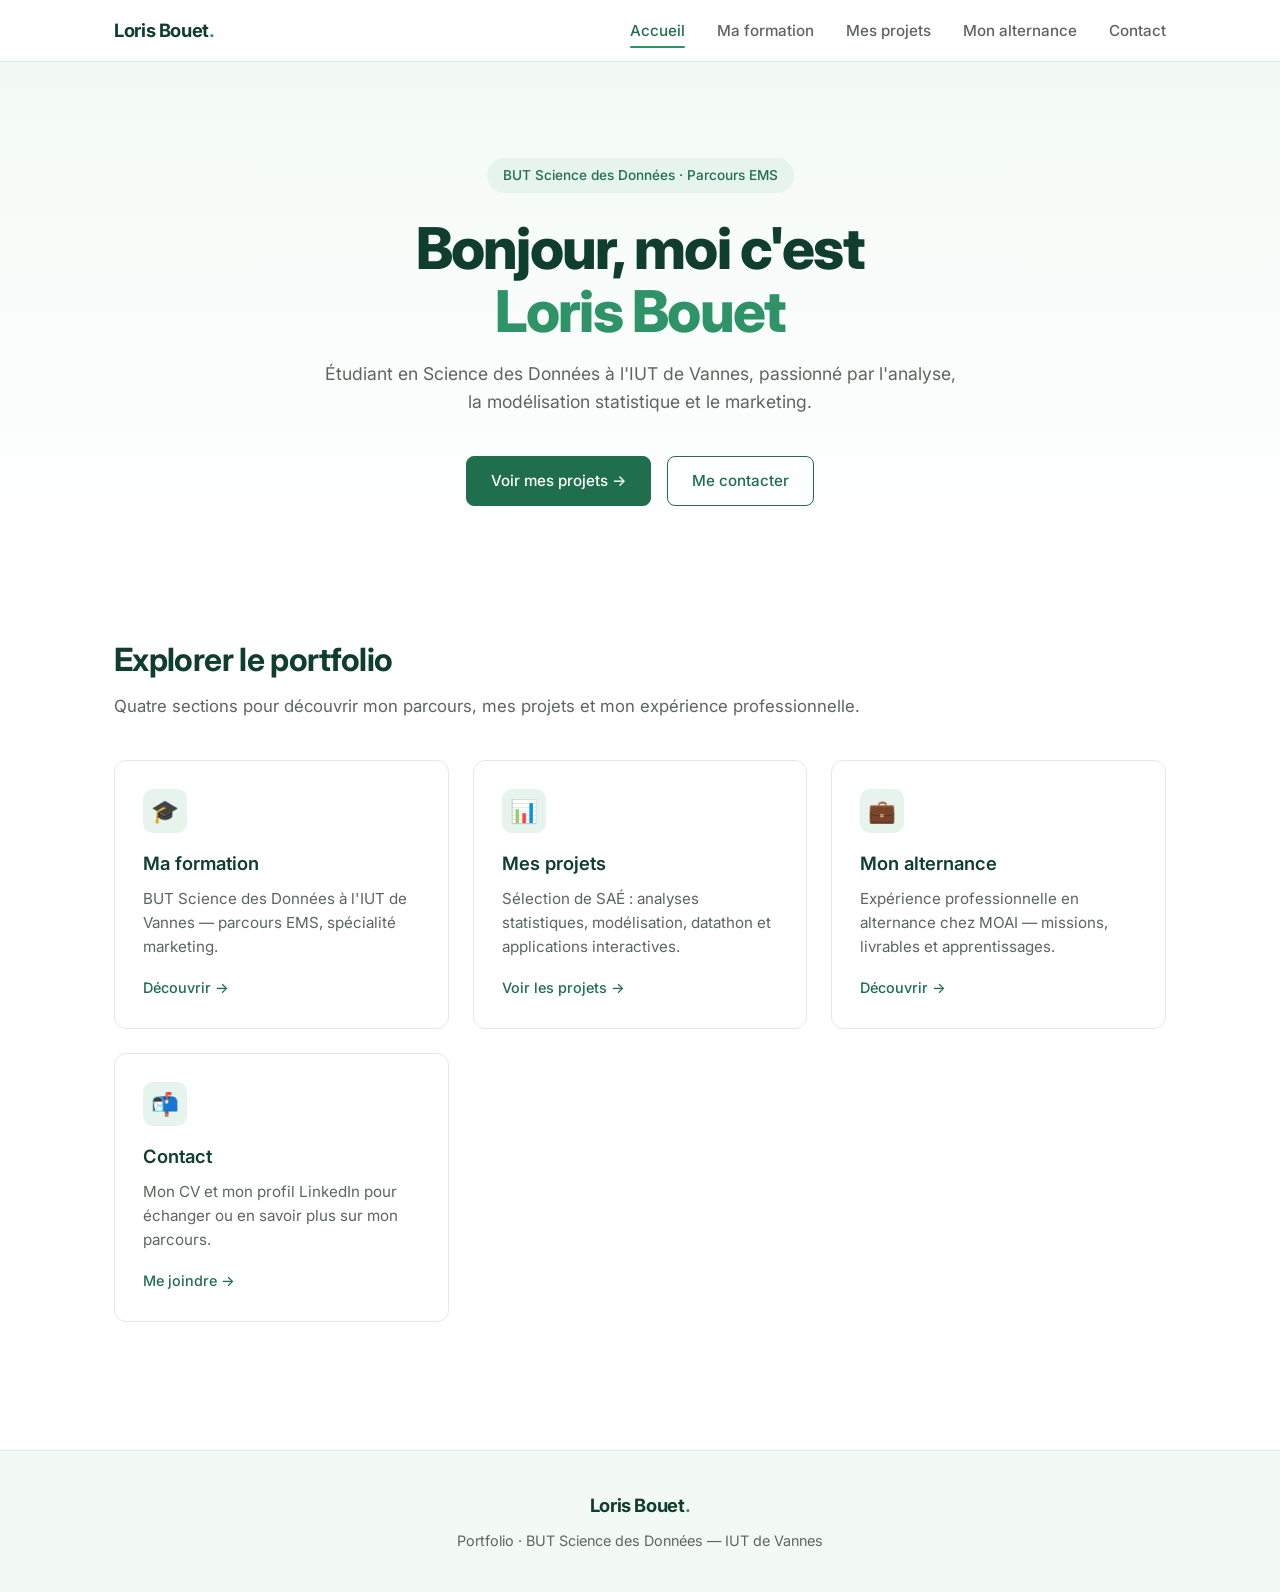
<file: index.html>
<!DOCTYPE html>
<html lang="fr">
<head>
  <meta charset="UTF-8">
  <meta name="viewport" content="width=device-width, initial-scale=1.0">
  <title>Loris Bouet — Portfolio</title>
  <meta name="description" content="Portfolio de Loris Bouet, étudiant en BUT Science des Données à l'IUT de Vannes — parcours EMS, spécialité marketing.">
  <link rel="preconnect" href="https://fonts.googleapis.com">
  <link rel="preconnect" href="https://fonts.gstatic.com" crossorigin>
  <link href="https://fonts.googleapis.com/css2?family=Inter:wght@400;500;600;700;800&display=swap" rel="stylesheet">
  <link rel="stylesheet" href="css/style.css">
</head>
<body>

  <nav class="navbar">
    <div class="navbar-inner">
      <a href="index.html" class="brand">Loris Bouet<span class="dot">.</span></a>
      <button class="nav-toggle" aria-label="Menu" onclick="document.getElementById('nav-links').classList.toggle('open')">☰</button>
      <ul class="nav-links" id="nav-links">
        <li><a href="index.html" class="active">Accueil</a></li>
        <li><a href="formation.html">Ma formation</a></li>
        <li><a href="projets.html">Mes projets</a></li>
        <li><a href="alternance.html">Mon alternance</a></li>
        <li><a href="contact.html">Contact</a></li>
      </ul>
    </div>
  </nav>

  <header class="hero">
    <div class="hero-inner">
      <span class="hero-eyebrow">BUT Science des Données · Parcours EMS</span>
      <h1>Bonjour, moi c'est<br><span class="accent">Loris Bouet</span></h1>
      <p>Étudiant en Science des Données à l'IUT de Vannes, passionné par l'analyse, la modélisation statistique et le marketing.</p>
      <div class="btn-row" style="justify-content: center;">
        <a href="projets.html" class="btn">Voir mes projets →</a>
        <a href="contact.html" class="btn btn-outline">Me contacter</a>
      </div>
    </div>
  </header>

  <section class="section">
    <div class="container">
      <h2 class="section-title">Explorer le portfolio</h2>
      <p class="section-subtitle">Quatre sections pour découvrir mon parcours, mes projets et mon expérience professionnelle.</p>

      <div class="card-grid">
        <a href="formation.html" class="card">
          <div class="card-icon">🎓</div>
          <h3>Ma formation</h3>
          <p>BUT Science des Données à l'IUT de Vannes — parcours EMS, spécialité marketing.</p>
          <span class="arrow">Découvrir →</span>
        </a>

        <a href="projets.html" class="card">
          <div class="card-icon">📊</div>
          <h3>Mes projets</h3>
          <p>Sélection de SAÉ : analyses statistiques, modélisation, datathon et applications interactives.</p>
          <span class="arrow">Voir les projets →</span>
        </a>

        <a href="alternance.html" class="card">
          <div class="card-icon">💼</div>
          <h3>Mon alternance</h3>
          <p>Expérience professionnelle en alternance chez MOAI — missions, livrables et apprentissages.</p>
          <span class="arrow">Découvrir →</span>
        </a>

        <a href="contact.html" class="card">
          <div class="card-icon">📬</div>
          <h3>Contact</h3>
          <p>Mon CV et mon profil LinkedIn pour échanger ou en savoir plus sur mon parcours.</p>
          <span class="arrow">Me joindre →</span>
        </a>
      </div>
    </div>
  </section>

  <footer class="footer">
    <div class="container">
      <span class="brand">Loris Bouet<span class="dot">.</span></span>
      Portfolio · BUT Science des Données — IUT de Vannes
    </div>
  </footer>

</body>
</html>
</file>
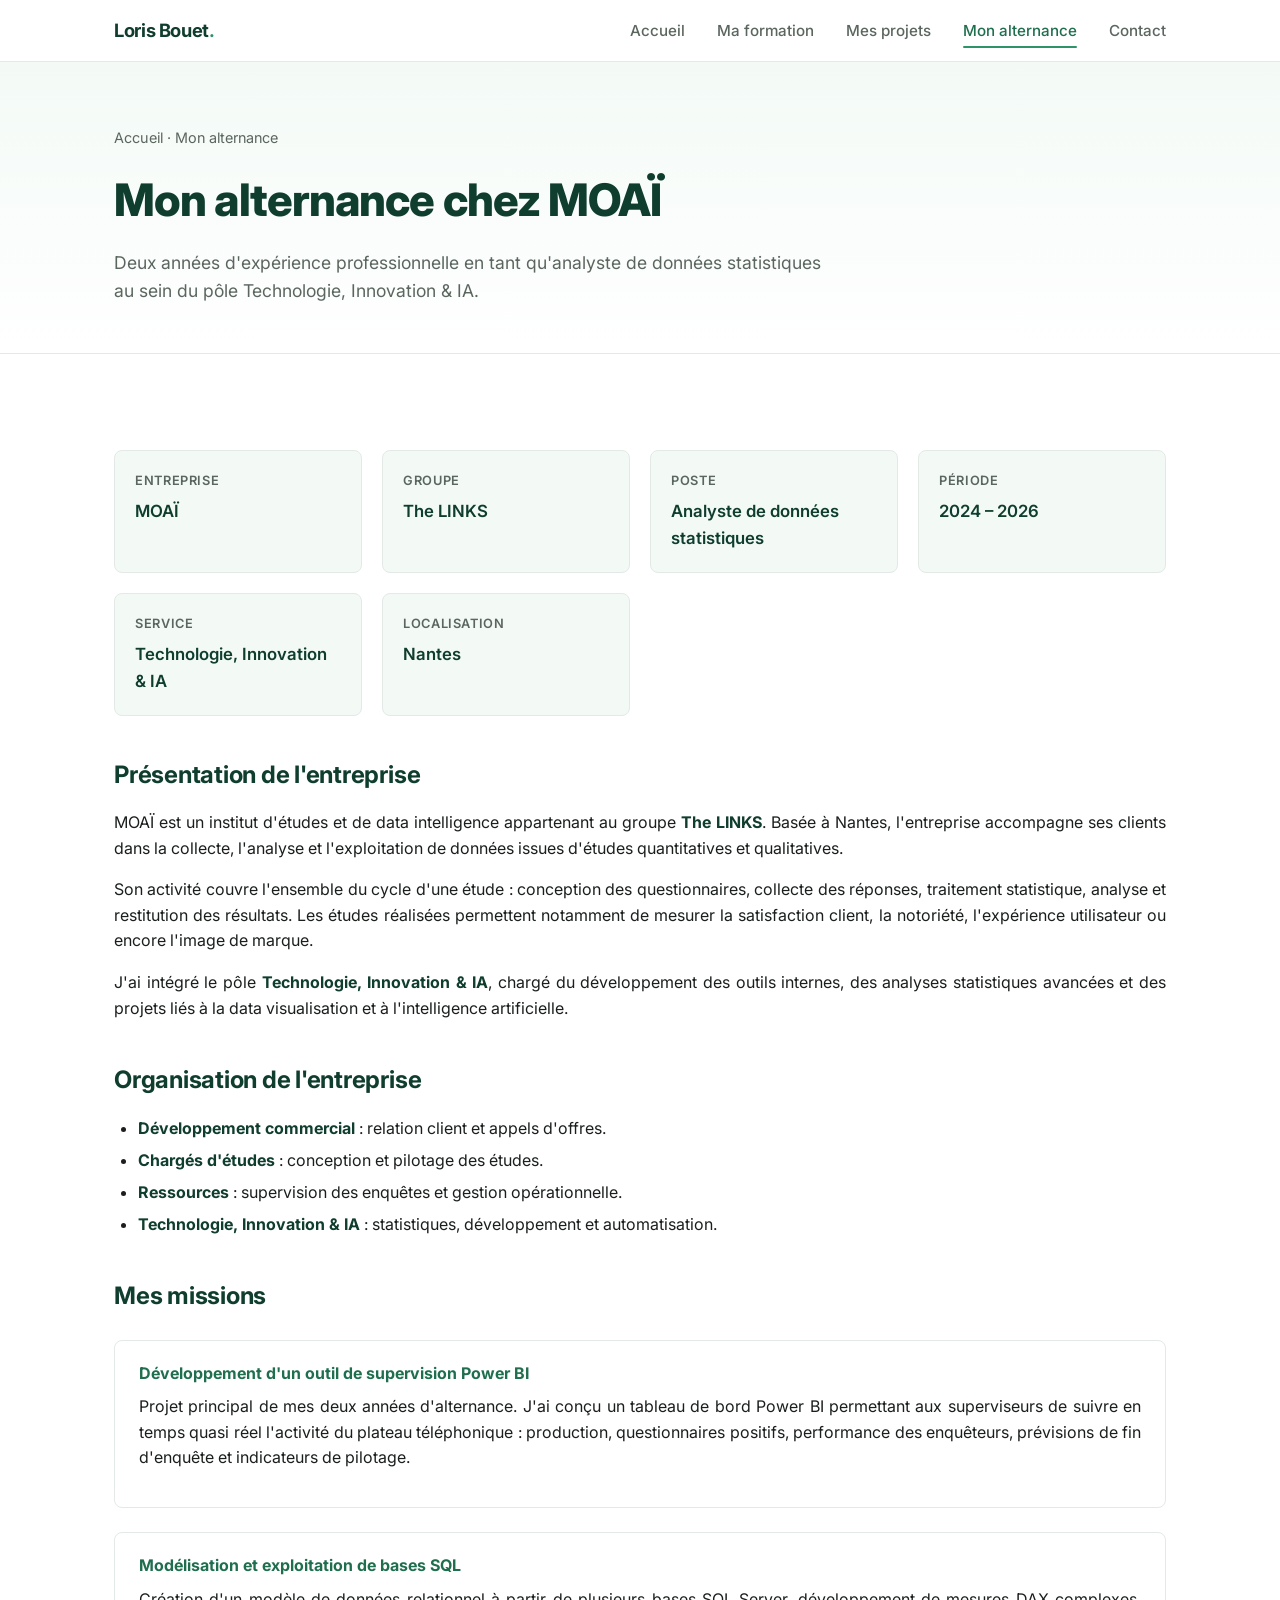
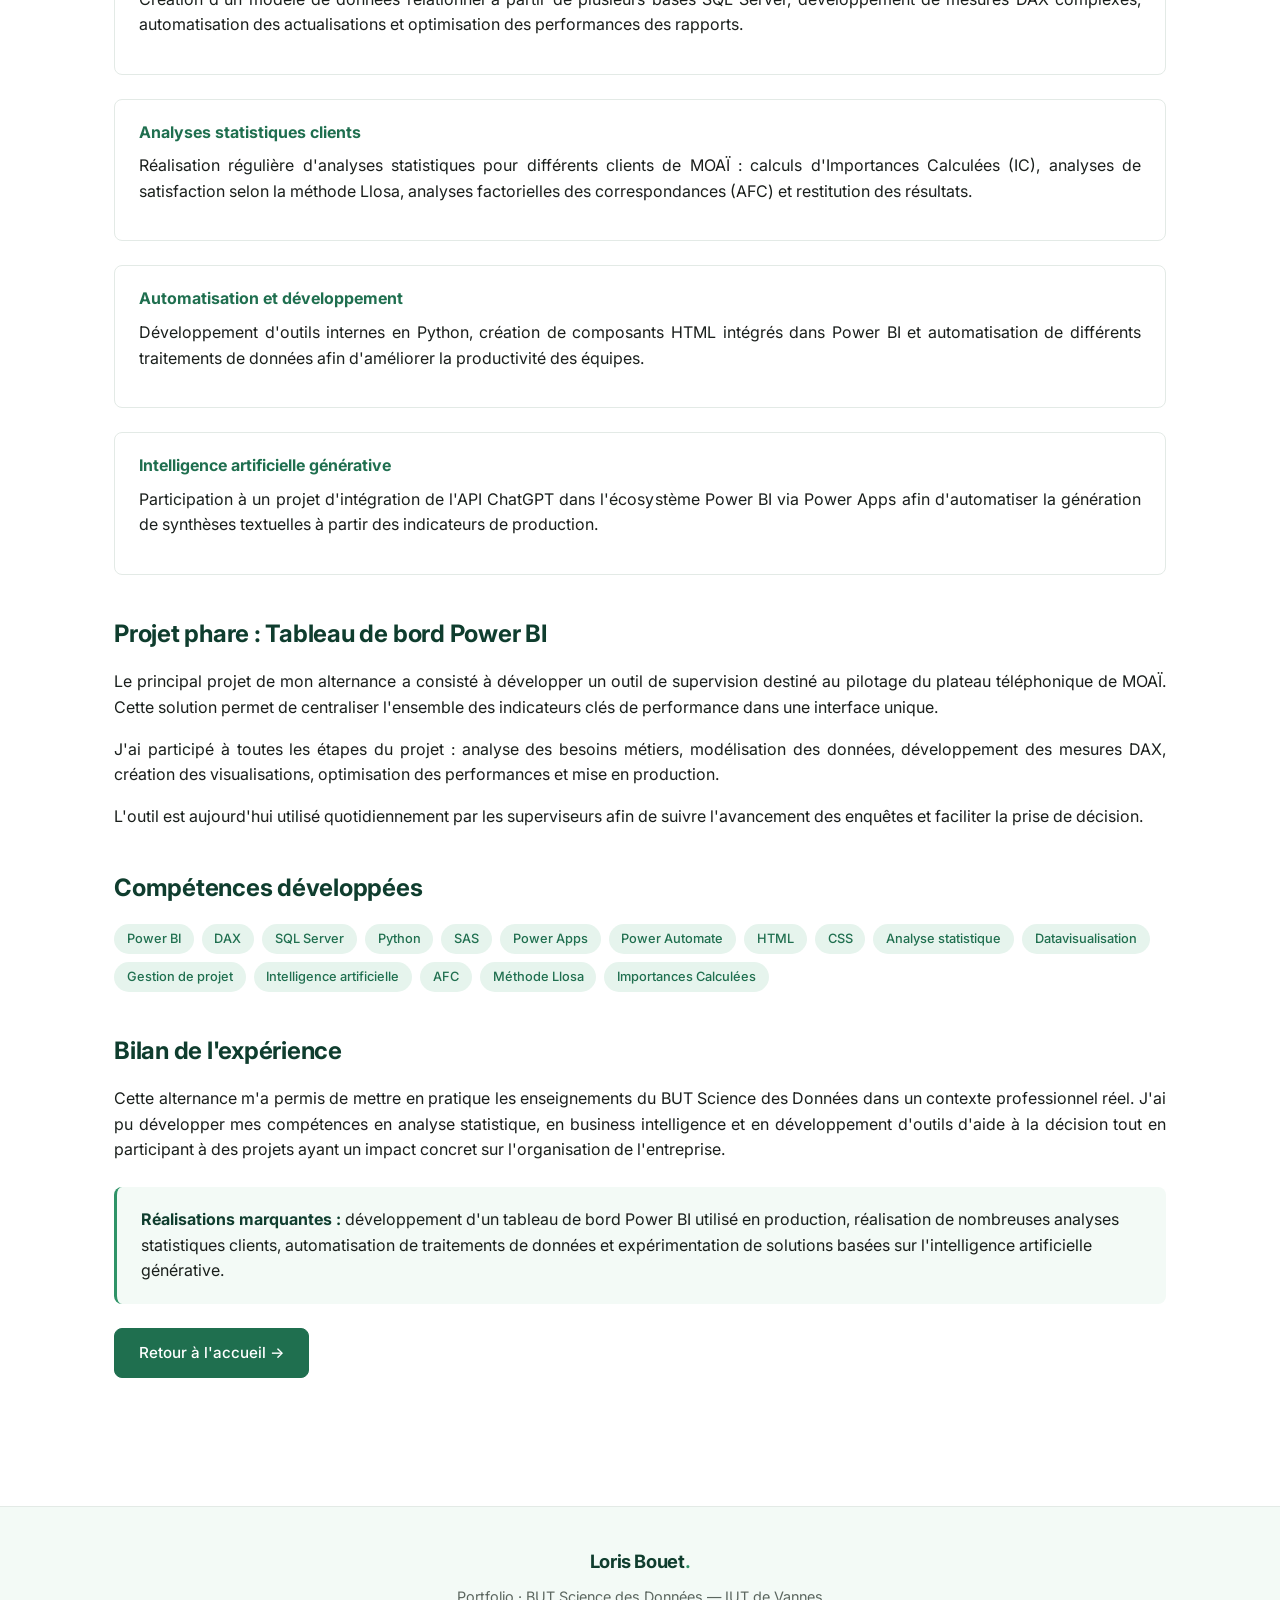
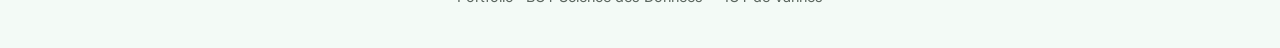
<file: alternance.html>
<!DOCTYPE html>
<html lang="fr">
<head>
  <meta charset="UTF-8">
  <meta name="viewport" content="width=device-width, initial-scale=1.0">
  <title>Mon alternance — Loris Bouet</title>
  <link rel="preconnect" href="https://fonts.googleapis.com">
  <link rel="preconnect" href="https://fonts.gstatic.com" crossorigin>
  <link href="https://fonts.googleapis.com/css2?family=Inter:wght@400;500;600;700;800&display=swap" rel="stylesheet">
  <link rel="stylesheet" href="css/style.css">
</head>
<body>

  <nav class="navbar">
    <div class="navbar-inner">
      <a href="index.html" class="brand">Loris Bouet<span class="dot">.</span></a>
      <button class="nav-toggle" aria-label="Menu" onclick="document.getElementById('nav-links').classList.toggle('open')">☰</button>
      <ul class="nav-links" id="nav-links">
        <li><a href="index.html">Accueil</a></li>
        <li><a href="formation.html">Ma formation</a></li>
        <li><a href="projets.html">Mes projets</a></li>
        <li><a href="alternance.html" class="active">Mon alternance</a></li>
        <li><a href="contact.html">Contact</a></li>
      </ul>
    </div>
  </nav>

  <header class="page-header">
    <div class="container">
      <div class="breadcrumb"><a href="index.html">Accueil</a> · Mon alternance</div>
      <h1>Mon alternance chez MOAÏ</h1>
      <p>Deux années d'expérience professionnelle en tant qu'analyste de données statistiques au sein du pôle Technologie, Innovation & IA.</p>
    </div>
  </header>

  <main class="section">
    <div class="container content">

      <div class="info-grid">
        <div class="info-cell">
          <div class="label">Entreprise</div>
          <div class="value">MOAÏ</div>
        </div>
        <div class="info-cell">
          <div class="label">Groupe</div>
          <div class="value">The LINKS</div>
        </div>
        <div class="info-cell">
          <div class="label">Poste</div>
          <div class="value">Analyste de données statistiques</div>
        </div>
        <div class="info-cell">
          <div class="label">Période</div>
          <div class="value">2024 – 2026</div>
        </div>
        <div class="info-cell">
          <div class="label">Service</div>
          <div class="value">Technologie, Innovation & IA</div>
        </div>
        <div class="info-cell">
          <div class="label">Localisation</div>
          <div class="value">Nantes</div>
        </div>
      </div>

      <h2>Présentation de l'entreprise</h2>

      <p>
        MOAÏ est un institut d'études et de data intelligence appartenant au groupe
        <strong>The LINKS</strong>. Basée à Nantes, l'entreprise accompagne ses clients dans
        la collecte, l'analyse et l'exploitation de données issues d'études quantitatives
        et qualitatives.
      </p>

      <p>
        Son activité couvre l'ensemble du cycle d'une étude : conception des questionnaires,
        collecte des réponses, traitement statistique, analyse et restitution des résultats.
        Les études réalisées permettent notamment de mesurer la satisfaction client, la
        notoriété, l'expérience utilisateur ou encore l'image de marque.
      </p>

      <p>
        J'ai intégré le pôle <strong>Technologie, Innovation & IA</strong>, chargé du
        développement des outils internes, des analyses statistiques avancées et des projets
        liés à la data visualisation et à l'intelligence artificielle.
      </p>

      <h2>Organisation de l'entreprise</h2>

      <ul>
        <li><strong>Développement commercial</strong> : relation client et appels d'offres.</li>
        <li><strong>Chargés d'études</strong> : conception et pilotage des études.</li>
        <li><strong>Ressources</strong> : supervision des enquêtes et gestion opérationnelle.</li>
        <li><strong>Technologie, Innovation & IA</strong> : statistiques, développement et automatisation.</li>
      </ul>

      <h2>Mes missions</h2>

      <div class="semester">
        <h4>Développement d'un outil de supervision Power BI</h4>
        <p>
          Projet principal de mes deux années d'alternance. J'ai conçu un tableau de bord
          Power BI permettant aux superviseurs de suivre en temps quasi réel l'activité du
          plateau téléphonique : production, questionnaires positifs, performance des
          enquêteurs, prévisions de fin d'enquête et indicateurs de pilotage.
        </p>
      </div>

      <div class="semester">
        <h4>Modélisation et exploitation de bases SQL</h4>
        <p>
          Création d'un modèle de données relationnel à partir de plusieurs bases SQL Server,
          développement de mesures DAX complexes, automatisation des actualisations et
          optimisation des performances des rapports.
        </p>
      </div>

      <div class="semester">
        <h4>Analyses statistiques clients</h4>
        <p>
          Réalisation régulière d'analyses statistiques pour différents clients de MOAÏ :
          calculs d'Importances Calculées (IC), analyses de satisfaction selon la méthode
          Llosa, analyses factorielles des correspondances (AFC) et restitution des résultats.
        </p>
      </div>

      <div class="semester">
        <h4>Automatisation et développement</h4>
        <p>
          Développement d'outils internes en Python, création de composants HTML intégrés
          dans Power BI et automatisation de différents traitements de données afin
          d'améliorer la productivité des équipes.
        </p>
      </div>

      <div class="semester">
        <h4>Intelligence artificielle générative</h4>
        <p>
          Participation à un projet d'intégration de l'API ChatGPT dans l'écosystème Power BI
          via Power Apps afin d'automatiser la génération de synthèses textuelles à partir
          des indicateurs de production.
        </p>
      </div>

      <h2>Projet phare : Tableau de bord Power BI</h2>

      <p>
        Le principal projet de mon alternance a consisté à développer un outil de supervision
        destiné au pilotage du plateau téléphonique de MOAÏ. Cette solution permet de
        centraliser l'ensemble des indicateurs clés de performance dans une interface unique.
      </p>

      <p>
        J'ai participé à toutes les étapes du projet : analyse des besoins métiers,
        modélisation des données, développement des mesures DAX, création des visualisations,
        optimisation des performances et mise en production.
      </p>

      <p>
        L'outil est aujourd'hui utilisé quotidiennement par les superviseurs afin de suivre
        l'avancement des enquêtes et faciliter la prise de décision.
      </p>

      <h2>Compétences développées</h2>

      <div class="tags">
        <span class="tag">Power BI</span>
        <span class="tag">DAX</span>
        <span class="tag">SQL Server</span>
        <span class="tag">Python</span>
        <span class="tag">SAS</span>
        <span class="tag">Power Apps</span>
        <span class="tag">Power Automate</span>
        <span class="tag">HTML</span>
        <span class="tag">CSS</span>
        <span class="tag">Analyse statistique</span>
        <span class="tag">Datavisualisation</span>
        <span class="tag">Gestion de projet</span>
        <span class="tag">Intelligence artificielle</span>
        <span class="tag">AFC</span>
        <span class="tag">Méthode Llosa</span>
        <span class="tag">Importances Calculées</span>
      </div>

      <h2>Bilan de l'expérience</h2>

      <p>
        Cette alternance m'a permis de mettre en pratique les enseignements du BUT Science
        des Données dans un contexte professionnel réel. J'ai pu développer mes compétences
        en analyse statistique, en business intelligence et en développement d'outils d'aide
        à la décision tout en participant à des projets ayant un impact concret sur
        l'organisation de l'entreprise.
      </p>

      <div class="info-box">
        <strong>Réalisations marquantes :</strong> développement d'un tableau de bord Power BI
        utilisé en production, réalisation de nombreuses analyses statistiques clients,
        automatisation de traitements de données et expérimentation de solutions basées sur
        l'intelligence artificielle générative.
      </div>

      <div class="btn-row">
        <a href="index.html" class="btn">Retour à l'accueil →</a>
      </div>

    </div>
  </main>

  <footer class="footer">
    <div class="container">
      <span class="brand">Loris Bouet<span class="dot">.</span></span>
      Portfolio · BUT Science des Données — IUT de Vannes
    </div>
  </footer>

</body>
</html>
</file>
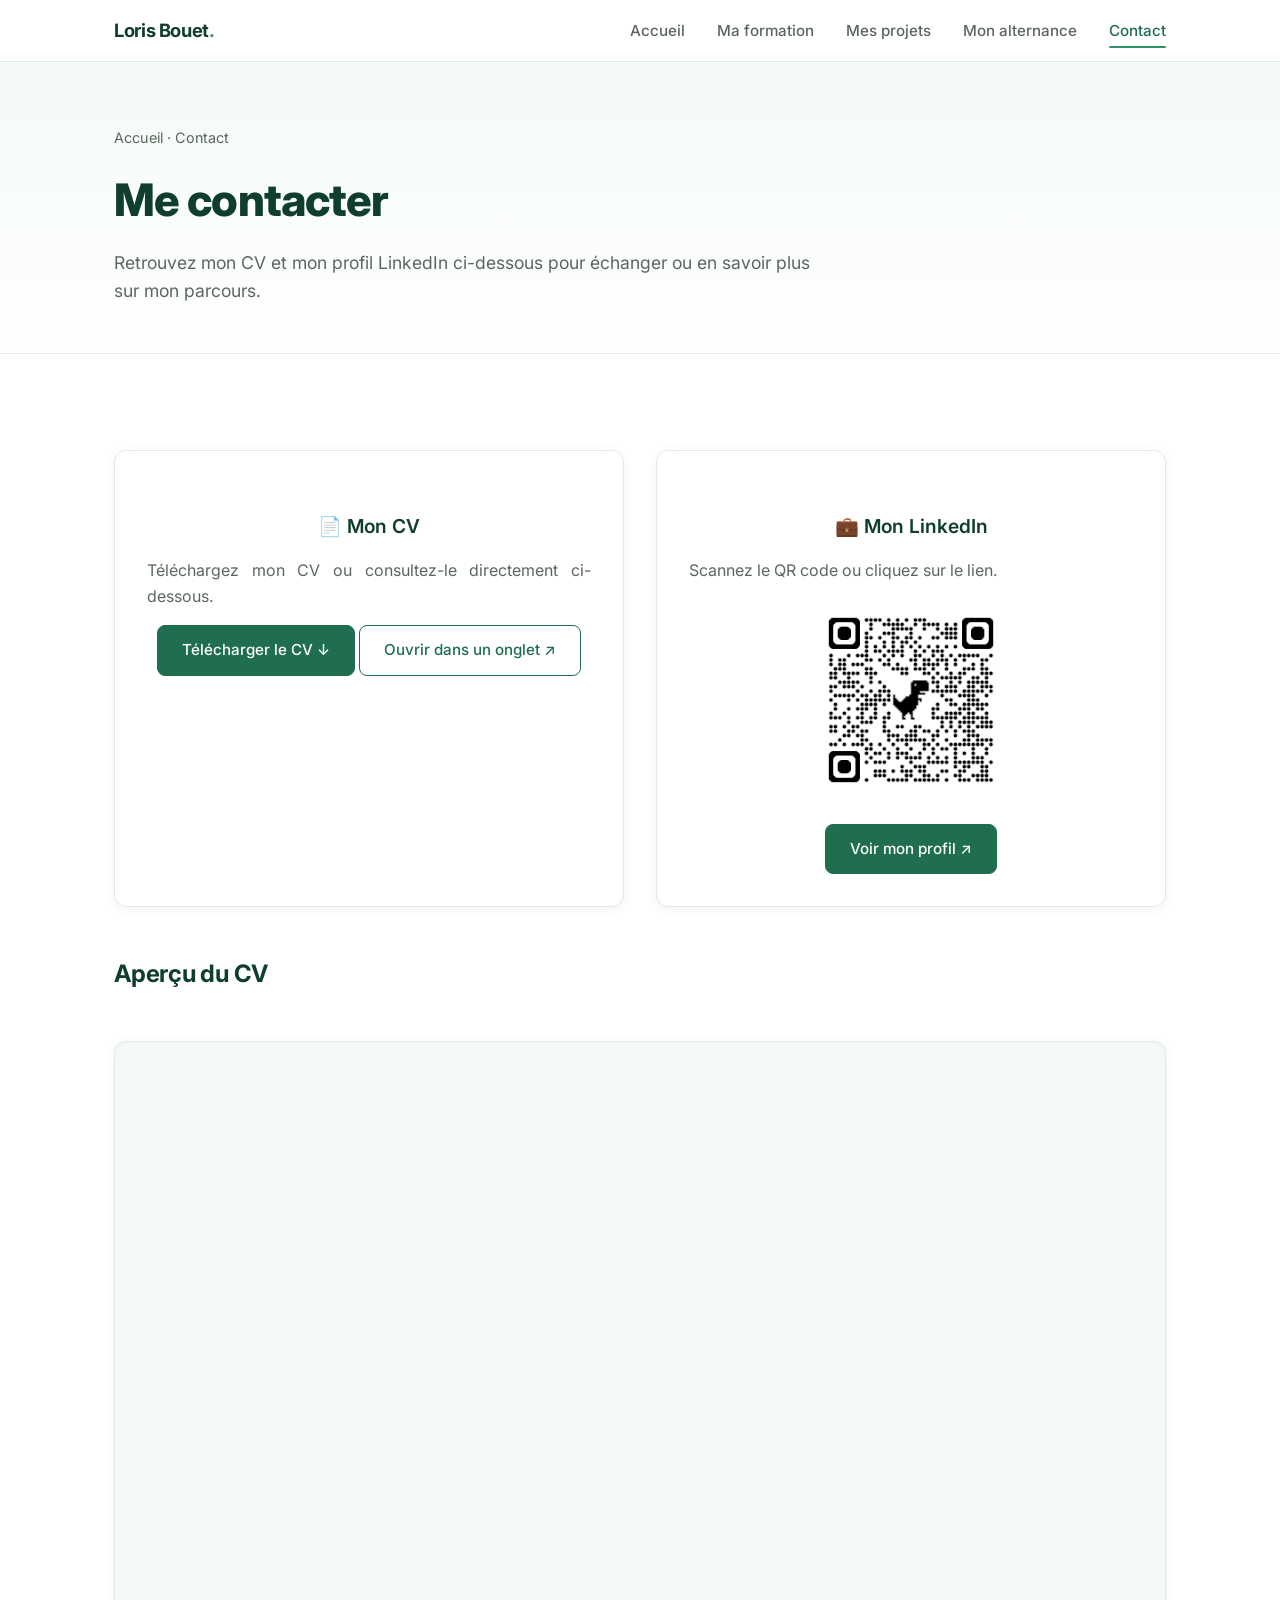
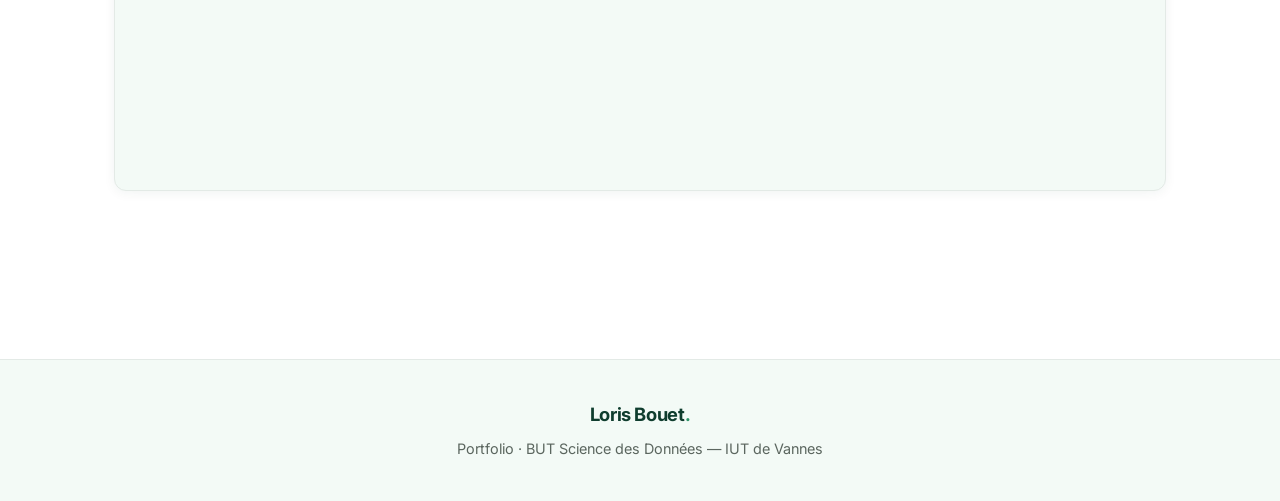
<file: contact.html>
<!DOCTYPE html>
<html lang="fr">
<head>
  <meta charset="UTF-8">
  <meta name="viewport" content="width=device-width, initial-scale=1.0">
  <title>Contact — Loris Bouet</title>
  <link rel="preconnect" href="https://fonts.googleapis.com">
  <link rel="preconnect" href="https://fonts.gstatic.com" crossorigin>
  <link href="https://fonts.googleapis.com/css2?family=Inter:wght@400;500;600;700;800&display=swap" rel="stylesheet">
  <link rel="stylesheet" href="css/style.css">
</head>
<body>

  <nav class="navbar">
    <div class="navbar-inner">
      <a href="index.html" class="brand">Loris Bouet<span class="dot">.</span></a>
      <button class="nav-toggle" aria-label="Menu" onclick="document.getElementById('nav-links').classList.toggle('open')">☰</button>
      <ul class="nav-links" id="nav-links">
        <li><a href="index.html">Accueil</a></li>
        <li><a href="formation.html">Ma formation</a></li>
        <li><a href="projets.html">Mes projets</a></li>
        <li><a href="alternance.html">Mon alternance</a></li>
        <li><a href="contact.html" class="active">Contact</a></li>
      </ul>
    </div>
  </nav>

  <header class="page-header">
    <div class="container">
      <div class="breadcrumb"><a href="index.html">Accueil</a> · Contact</div>
      <h1>Me contacter</h1>
      <p>Retrouvez mon CV et mon profil LinkedIn ci-dessous pour échanger ou en savoir plus sur mon parcours.</p>
    </div>
  </header>

  <main class="section">
    <div class="container content">

      <div class="contact-grid">

        <div class="contact-card">
          <h3>📄 Mon CV</h3>
          <p style="color: var(--text-soft); margin-bottom: 1rem;">Téléchargez mon CV ou consultez-le directement ci-dessous.</p>
          <a href="assets/CV.pdf" download class="btn">Télécharger le CV ↓</a>
          <a href="assets/CV.pdf" target="_blank" class="btn btn-outline">Ouvrir dans un onglet ↗</a>
        </div>

        <div class="contact-card">
          <h3>💼 Mon LinkedIn</h3>
          <p style="color: var(--text-soft); margin-bottom: 1rem;">Scannez le QR code ou cliquez sur le lien.</p>
          <img src="assets/qr_linkedin.png" alt="QR code LinkedIn de Loris Bouet">
          <div class="btn-row" style="justify-content: center;">
            <a href="https://www.linkedin.com/in/loris-bouet-41629b297/" target="_blank" rel="noopener" class="btn">Voir mon profil ↗</a>
          </div>
        </div>

      </div>

      <h2 style="margin-top: 3rem;">Aperçu du CV</h2>
      <div class="pdf-wrap">
        <iframe class="pdf-embed" src="assets/CV.pdf" title="CV de Loris Bouet"></iframe>
      </div>

    </div>
  </main>

  <footer class="footer">
    <div class="container">
      <span class="brand">Loris Bouet<span class="dot">.</span></span>
      Portfolio · BUT Science des Données — IUT de Vannes
    </div>
  </footer>

</body>
</html>
</file>
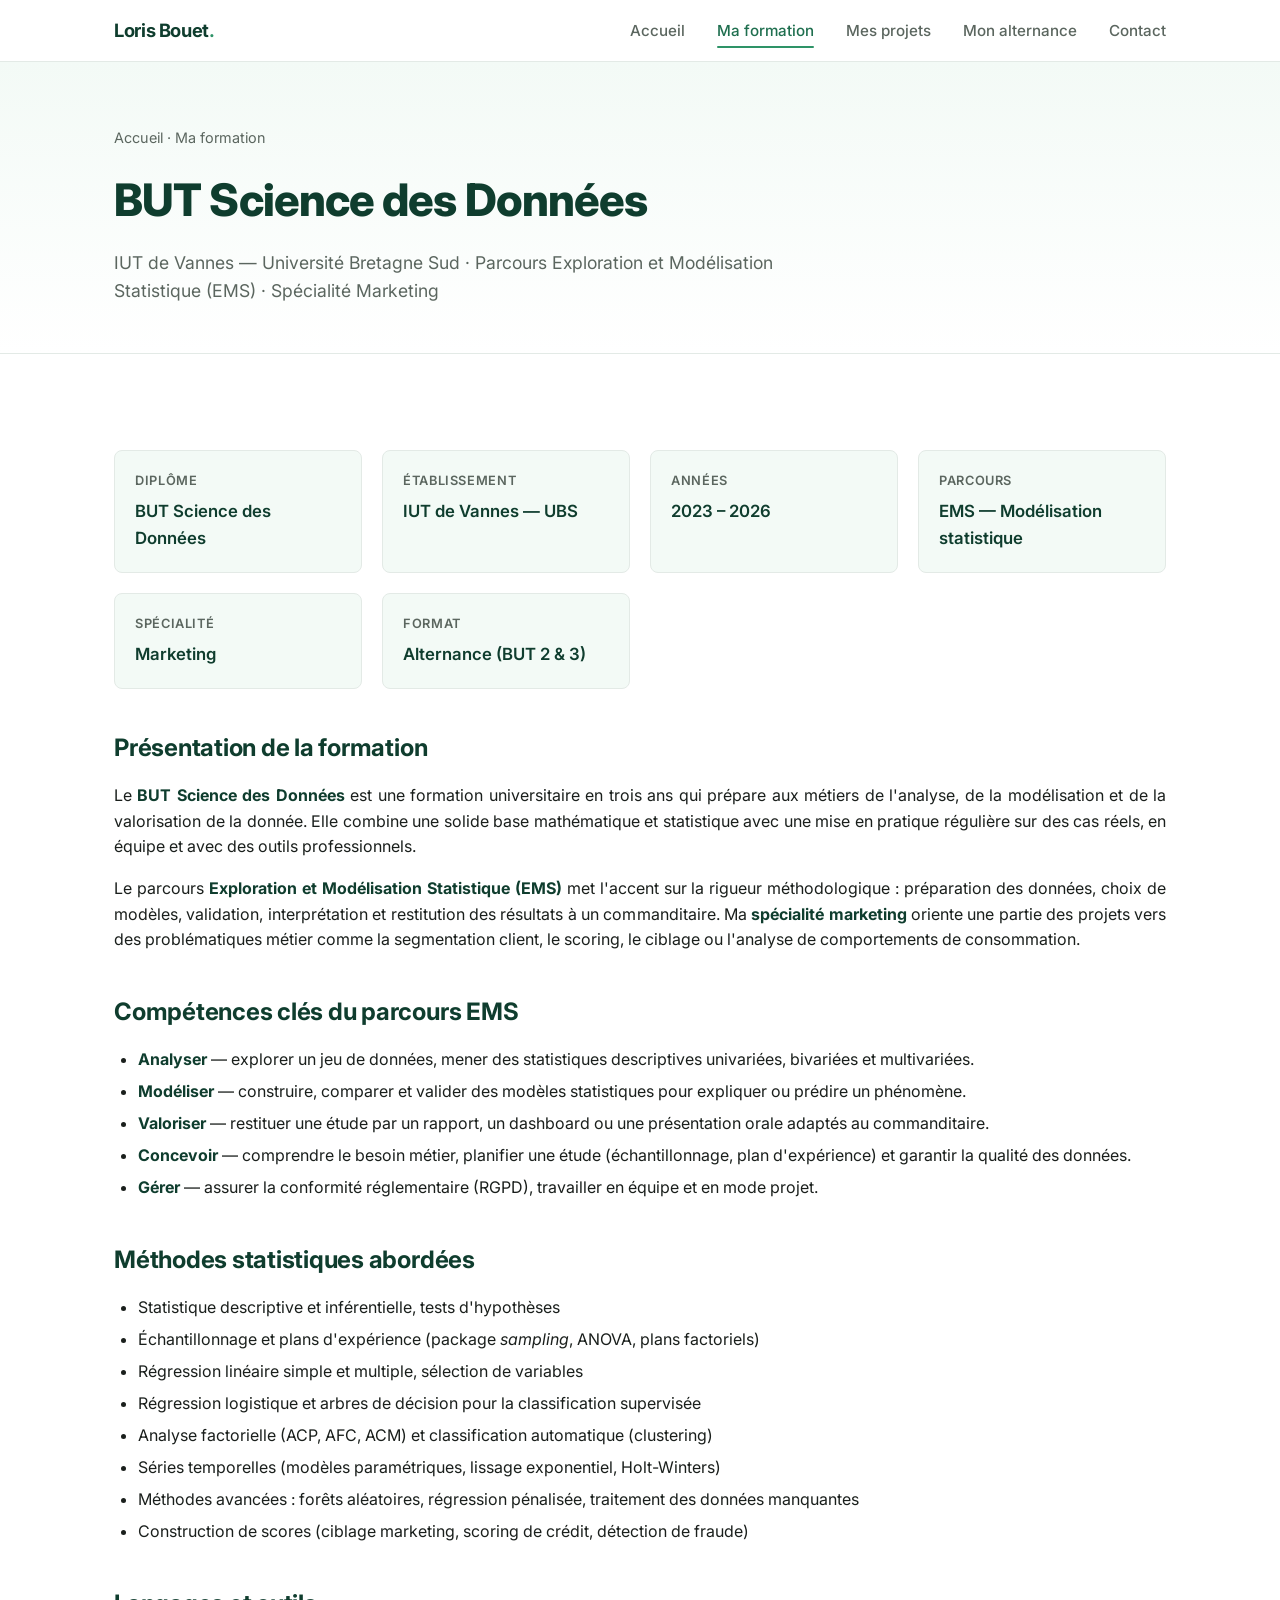
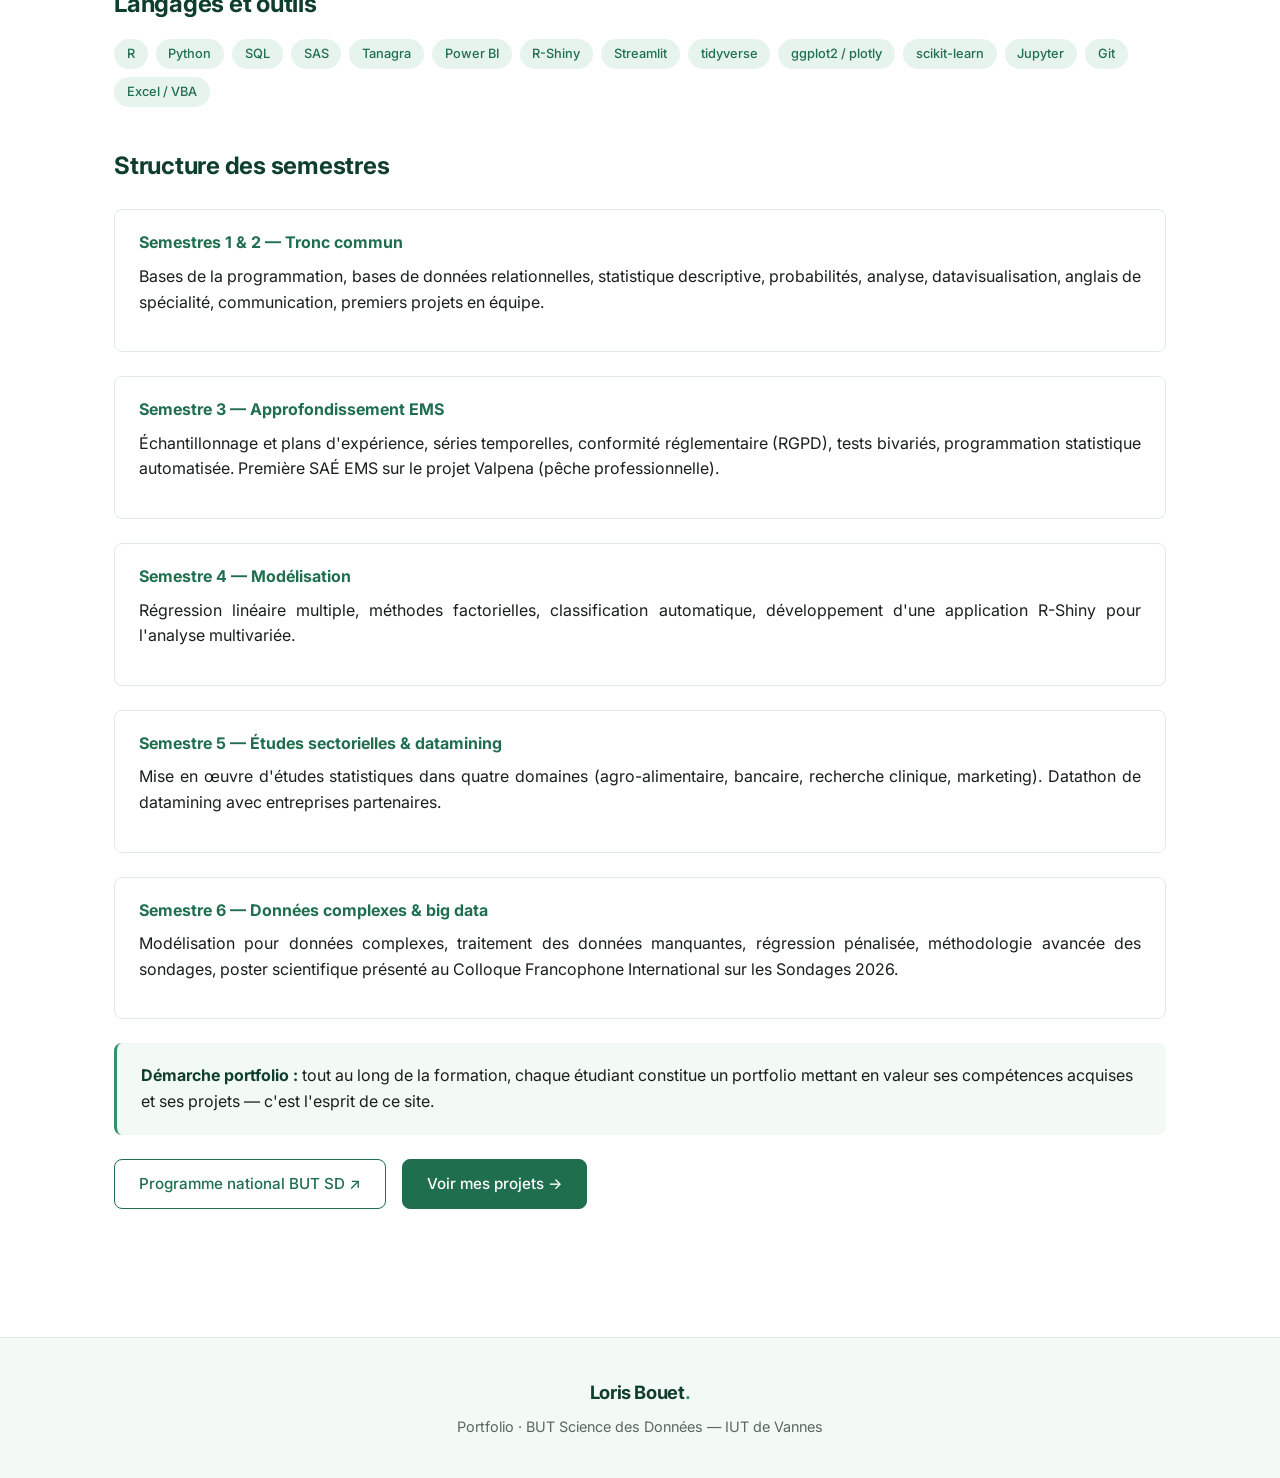
<file: formation.html>
<!DOCTYPE html>
<html lang="fr">
<head>
  <meta charset="UTF-8">
  <meta name="viewport" content="width=device-width, initial-scale=1.0">
  <title>Ma formation — Loris Bouet</title>
  <link rel="preconnect" href="https://fonts.googleapis.com">
  <link rel="preconnect" href="https://fonts.gstatic.com" crossorigin>
  <link href="https://fonts.googleapis.com/css2?family=Inter:wght@400;500;600;700;800&display=swap" rel="stylesheet">
  <link rel="stylesheet" href="css/style.css">
</head>
<body>

  <nav class="navbar">
    <div class="navbar-inner">
      <a href="index.html" class="brand">Loris Bouet<span class="dot">.</span></a>
      <button class="nav-toggle" aria-label="Menu" onclick="document.getElementById('nav-links').classList.toggle('open')">☰</button>
      <ul class="nav-links" id="nav-links">
        <li><a href="index.html">Accueil</a></li>
        <li><a href="formation.html" class="active">Ma formation</a></li>
        <li><a href="projets.html">Mes projets</a></li>
        <li><a href="alternance.html">Mon alternance</a></li>
        <li><a href="contact.html">Contact</a></li>
      </ul>
    </div>
  </nav>

  <header class="page-header">
    <div class="container">
      <div class="breadcrumb"><a href="index.html">Accueil</a> · Ma formation</div>
      <h1>BUT Science des Données</h1>
      <p>IUT de Vannes — Université Bretagne Sud · Parcours Exploration et Modélisation Statistique (EMS) · Spécialité Marketing</p>
    </div>
  </header>

  <main class="section">
    <div class="container content">

      <div class="info-grid">
        <div class="info-cell">
          <div class="label">Diplôme</div>
          <div class="value">BUT Science des Données</div>
        </div>
        <div class="info-cell">
          <div class="label">Établissement</div>
          <div class="value">IUT de Vannes — UBS</div>
        </div>
        <div class="info-cell">
          <div class="label">Années</div>
          <div class="value">2023 – 2026</div>
        </div>
        <div class="info-cell">
          <div class="label">Parcours</div>
          <div class="value">EMS — Modélisation statistique</div>
        </div>
        <div class="info-cell">
          <div class="label">Spécialité</div>
          <div class="value">Marketing</div>
        </div>
        <div class="info-cell">
          <div class="label">Format</div>
          <div class="value">Alternance (BUT 2 & 3)</div>
        </div>
      </div>

      <h2>Présentation de la formation</h2>
      <p>Le <strong>BUT Science des Données</strong> est une formation universitaire en trois ans qui prépare aux métiers de l'analyse, de la modélisation et de la valorisation de la donnée. Elle combine une solide base mathématique et statistique avec une mise en pratique régulière sur des cas réels, en équipe et avec des outils professionnels.</p>
      <p>Le parcours <strong>Exploration et Modélisation Statistique (EMS)</strong> met l'accent sur la rigueur méthodologique : préparation des données, choix de modèles, validation, interprétation et restitution des résultats à un commanditaire. Ma <strong>spécialité marketing</strong> oriente une partie des projets vers des problématiques métier comme la segmentation client, le scoring, le ciblage ou l'analyse de comportements de consommation.</p>

      <h2>Compétences clés du parcours EMS</h2>
      <ul>
        <li><strong>Analyser</strong> — explorer un jeu de données, mener des statistiques descriptives univariées, bivariées et multivariées.</li>
        <li><strong>Modéliser</strong> — construire, comparer et valider des modèles statistiques pour expliquer ou prédire un phénomène.</li>
        <li><strong>Valoriser</strong> — restituer une étude par un rapport, un dashboard ou une présentation orale adaptés au commanditaire.</li>
        <li><strong>Concevoir</strong> — comprendre le besoin métier, planifier une étude (échantillonnage, plan d'expérience) et garantir la qualité des données.</li>
        <li><strong>Gérer</strong> — assurer la conformité réglementaire (RGPD), travailler en équipe et en mode projet.</li>
      </ul>

      <h2>Méthodes statistiques abordées</h2>
      <ul>
        <li>Statistique descriptive et inférentielle, tests d'hypothèses</li>
        <li>Échantillonnage et plans d'expérience (package <em>sampling</em>, ANOVA, plans factoriels)</li>
        <li>Régression linéaire simple et multiple, sélection de variables</li>
        <li>Régression logistique et arbres de décision pour la classification supervisée</li>
        <li>Analyse factorielle (ACP, AFC, ACM) et classification automatique (clustering)</li>
        <li>Séries temporelles (modèles paramétriques, lissage exponentiel, Holt-Winters)</li>
        <li>Méthodes avancées : forêts aléatoires, régression pénalisée, traitement des données manquantes</li>
        <li>Construction de scores (ciblage marketing, scoring de crédit, détection de fraude)</li>
      </ul>

      <h2>Langages et outils</h2>
      <div class="tags">
        <span class="tag">R</span>
        <span class="tag">Python</span>
        <span class="tag">SQL</span>
        <span class="tag">SAS</span>
        <span class="tag">Tanagra</span>
        <span class="tag">Power BI</span>
        <span class="tag">R-Shiny</span>
        <span class="tag">Streamlit</span>
        <span class="tag">tidyverse</span>
        <span class="tag">ggplot2 / plotly</span>
        <span class="tag">scikit-learn</span>
        <span class="tag">Jupyter</span>
        <span class="tag">Git</span>
        <span class="tag">Excel / VBA</span>
      </div>

      <h2>Structure des semestres</h2>

      <div class="semester">
        <h4>Semestres 1 & 2 — Tronc commun</h4>
        <p>Bases de la programmation, bases de données relationnelles, statistique descriptive, probabilités, analyse, datavisualisation, anglais de spécialité, communication, premiers projets en équipe.</p>
      </div>

      <div class="semester">
        <h4>Semestre 3 — Approfondissement EMS</h4>
        <p>Échantillonnage et plans d'expérience, séries temporelles, conformité réglementaire (RGPD), tests bivariés, programmation statistique automatisée. Première SAÉ EMS sur le projet Valpena (pêche professionnelle).</p>
      </div>

      <div class="semester">
        <h4>Semestre 4 — Modélisation</h4>
        <p>Régression linéaire multiple, méthodes factorielles, classification automatique, développement d'une application R-Shiny pour l'analyse multivariée.</p>
      </div>

      <div class="semester">
        <h4>Semestre 5 — Études sectorielles & datamining</h4>
        <p>Mise en œuvre d'études statistiques dans quatre domaines (agro-alimentaire, bancaire, recherche clinique, marketing). Datathon de datamining avec entreprises partenaires.</p>
      </div>

      <div class="semester">
        <h4>Semestre 6 — Données complexes & big data</h4>
        <p>Modélisation pour données complexes, traitement des données manquantes, régression pénalisée, méthodologie avancée des sondages, poster scientifique présenté au Colloque Francophone International sur les Sondages 2026.</p>
      </div>

      <div class="info-box">
        <strong>Démarche portfolio :</strong> tout au long de la formation, chaque étudiant constitue un portfolio mettant en valeur ses compétences acquises et ses projets — c'est l'esprit de ce site.
      </div>

      <div class="btn-row">
        <a href="assets/pdfs/Programme_National_BUT_SD.pdf" class="btn btn-outline" target="_blank">Programme national BUT SD ↗</a>
        <a href="projets.html" class="btn">Voir mes projets →</a>
      </div>

    </div>
  </main>

  <footer class="footer">
    <div class="container">
      <span class="brand">Loris Bouet<span class="dot">.</span></span>
      Portfolio · BUT Science des Données — IUT de Vannes
    </div>
  </footer>

</body>
</html>
</file>
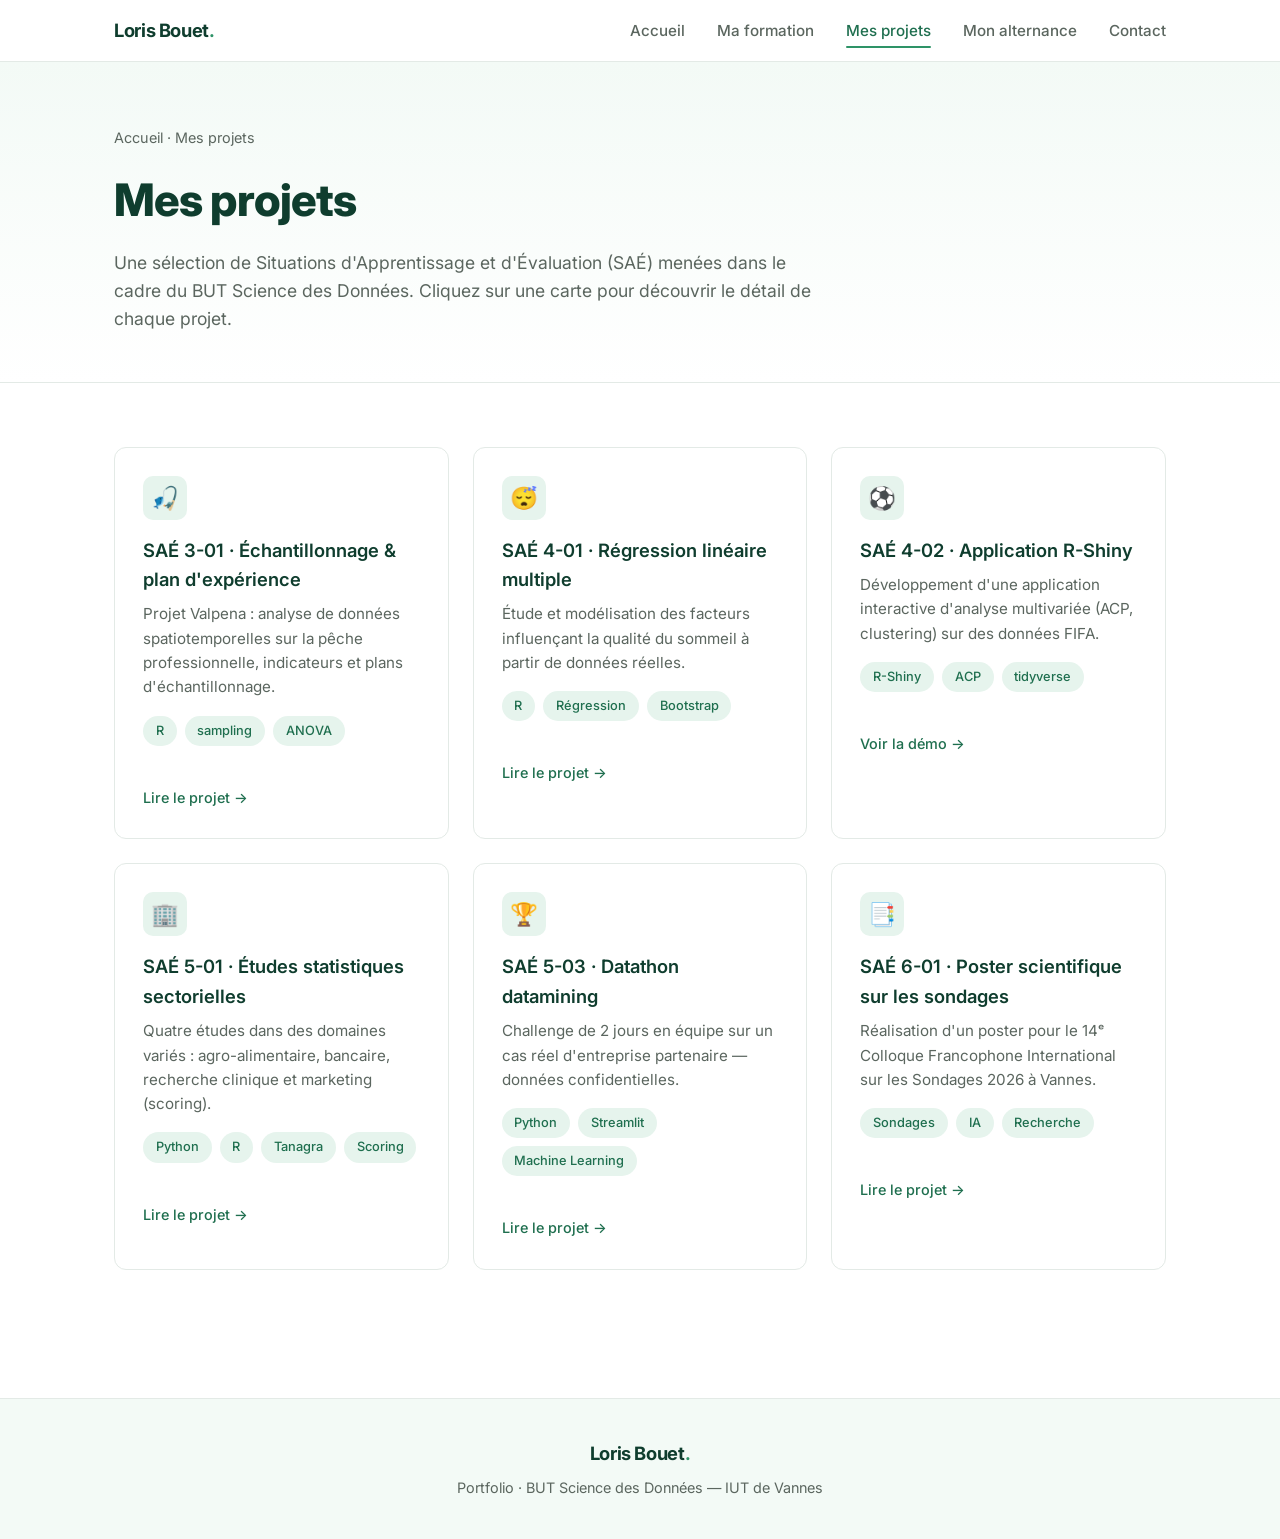
<file: projets.html>
<!DOCTYPE html>
<html lang="fr">
<head>
  <meta charset="UTF-8">
  <meta name="viewport" content="width=device-width, initial-scale=1.0">
  <title>Mes projets — Loris Bouet</title>
  <link rel="preconnect" href="https://fonts.googleapis.com">
  <link rel="preconnect" href="https://fonts.gstatic.com" crossorigin>
  <link href="https://fonts.googleapis.com/css2?family=Inter:wght@400;500;600;700;800&display=swap" rel="stylesheet">
  <link rel="stylesheet" href="css/style.css">
</head>
<body>

  <nav class="navbar">
    <div class="navbar-inner">
      <a href="index.html" class="brand">Loris Bouet<span class="dot">.</span></a>
      <button class="nav-toggle" aria-label="Menu" onclick="document.getElementById('nav-links').classList.toggle('open')">☰</button>
      <ul class="nav-links" id="nav-links">
        <li><a href="index.html">Accueil</a></li>
        <li><a href="formation.html">Ma formation</a></li>
        <li><a href="projets.html" class="active">Mes projets</a></li>
        <li><a href="alternance.html">Mon alternance</a></li>
        <li><a href="contact.html">Contact</a></li>
      </ul>
    </div>
  </nav>

  <header class="page-header">
    <div class="container">
      <div class="breadcrumb"><a href="index.html">Accueil</a> · Mes projets</div>
      <h1>Mes projets</h1>
      <p>Une sélection de Situations d'Apprentissage et d'Évaluation (SAÉ) menées dans le cadre du BUT Science des Données. Cliquez sur une carte pour découvrir le détail de chaque projet.</p>
    </div>
  </header>

  <main class="section">
    <div class="container">
      <div class="card-grid">

        <a href="projets/sae-3-01.html" class="card">
          <div class="card-icon">🎣</div>
          <h3>SAÉ 3-01 · Échantillonnage & plan d'expérience</h3>
          <p>Projet Valpena : analyse de données spatiotemporelles sur la pêche professionnelle, indicateurs et plans d'échantillonnage.</p>
          <div class="tags" style="margin-top:1rem">
            <span class="tag">R</span>
            <span class="tag">sampling</span>
            <span class="tag">ANOVA</span>
          </div>
          <span class="arrow">Lire le projet →</span>
        </a>

        <a href="projets/sae-4-01.html" class="card">
          <div class="card-icon">😴</div>
          <h3>SAÉ 4-01 · Régression linéaire multiple</h3>
          <p>Étude et modélisation des facteurs influençant la qualité du sommeil à partir de données réelles.</p>
          <div class="tags" style="margin-top:1rem">
            <span class="tag">R</span>
            <span class="tag">Régression</span>
            <span class="tag">Bootstrap</span>
          </div>
          <span class="arrow">Lire le projet →</span>
        </a>

        <a href="projets/sae-4-02.html" class="card">
          <div class="card-icon">⚽</div>
          <h3>SAÉ 4-02 · Application R-Shiny</h3>
          <p>Développement d'une application interactive d'analyse multivariée (ACP, clustering) sur des données FIFA.</p>
          <div class="tags" style="margin-top:1rem">
            <span class="tag">R-Shiny</span>
            <span class="tag">ACP</span>
            <span class="tag">tidyverse</span>
          </div>
          <span class="arrow">Voir la démo →</span>
        </a>

        <a href="projets/sae-5-01.html" class="card">
          <div class="card-icon">🏢</div>
          <h3>SAÉ 5-01 · Études statistiques sectorielles</h3>
          <p>Quatre études dans des domaines variés : agro-alimentaire, bancaire, recherche clinique et marketing (scoring).</p>
          <div class="tags" style="margin-top:1rem">
            <span class="tag">Python</span>
            <span class="tag">R</span>
            <span class="tag">Tanagra</span>
            <span class="tag">Scoring</span>
          </div>
          <span class="arrow">Lire le projet →</span>
        </a>

        <a href="projets/sae-5-03.html" class="card">
          <div class="card-icon">🏆</div>
          <h3>SAÉ 5-03 · Datathon datamining</h3>
          <p>Challenge de 2 jours en équipe sur un cas réel d'entreprise partenaire — données confidentielles.</p>
          <div class="tags" style="margin-top:1rem">
            <span class="tag">Python</span>
            <span class="tag">Streamlit</span>
            <span class="tag">Machine Learning</span>
          </div>
          <span class="arrow">Lire le projet →</span>
        </a>

        <a href="projets/sae-6-01.html" class="card">
          <div class="card-icon">📑</div>
          <h3>SAÉ 6-01 · Poster scientifique sur les sondages</h3>
          <p>Réalisation d'un poster pour le 14ᵉ Colloque Francophone International sur les Sondages 2026 à Vannes.</p>
          <div class="tags" style="margin-top:1rem">
            <span class="tag">Sondages</span>
            <span class="tag">IA</span>
            <span class="tag">Recherche</span>
          </div>
          <span class="arrow">Lire le projet →</span>
        </a>

      </div>
    </div>
  </main>

  <footer class="footer">
    <div class="container">
      <span class="brand">Loris Bouet<span class="dot">.</span></span>
      Portfolio · BUT Science des Données — IUT de Vannes
    </div>
  </footer>

</body>
</html>
</file>
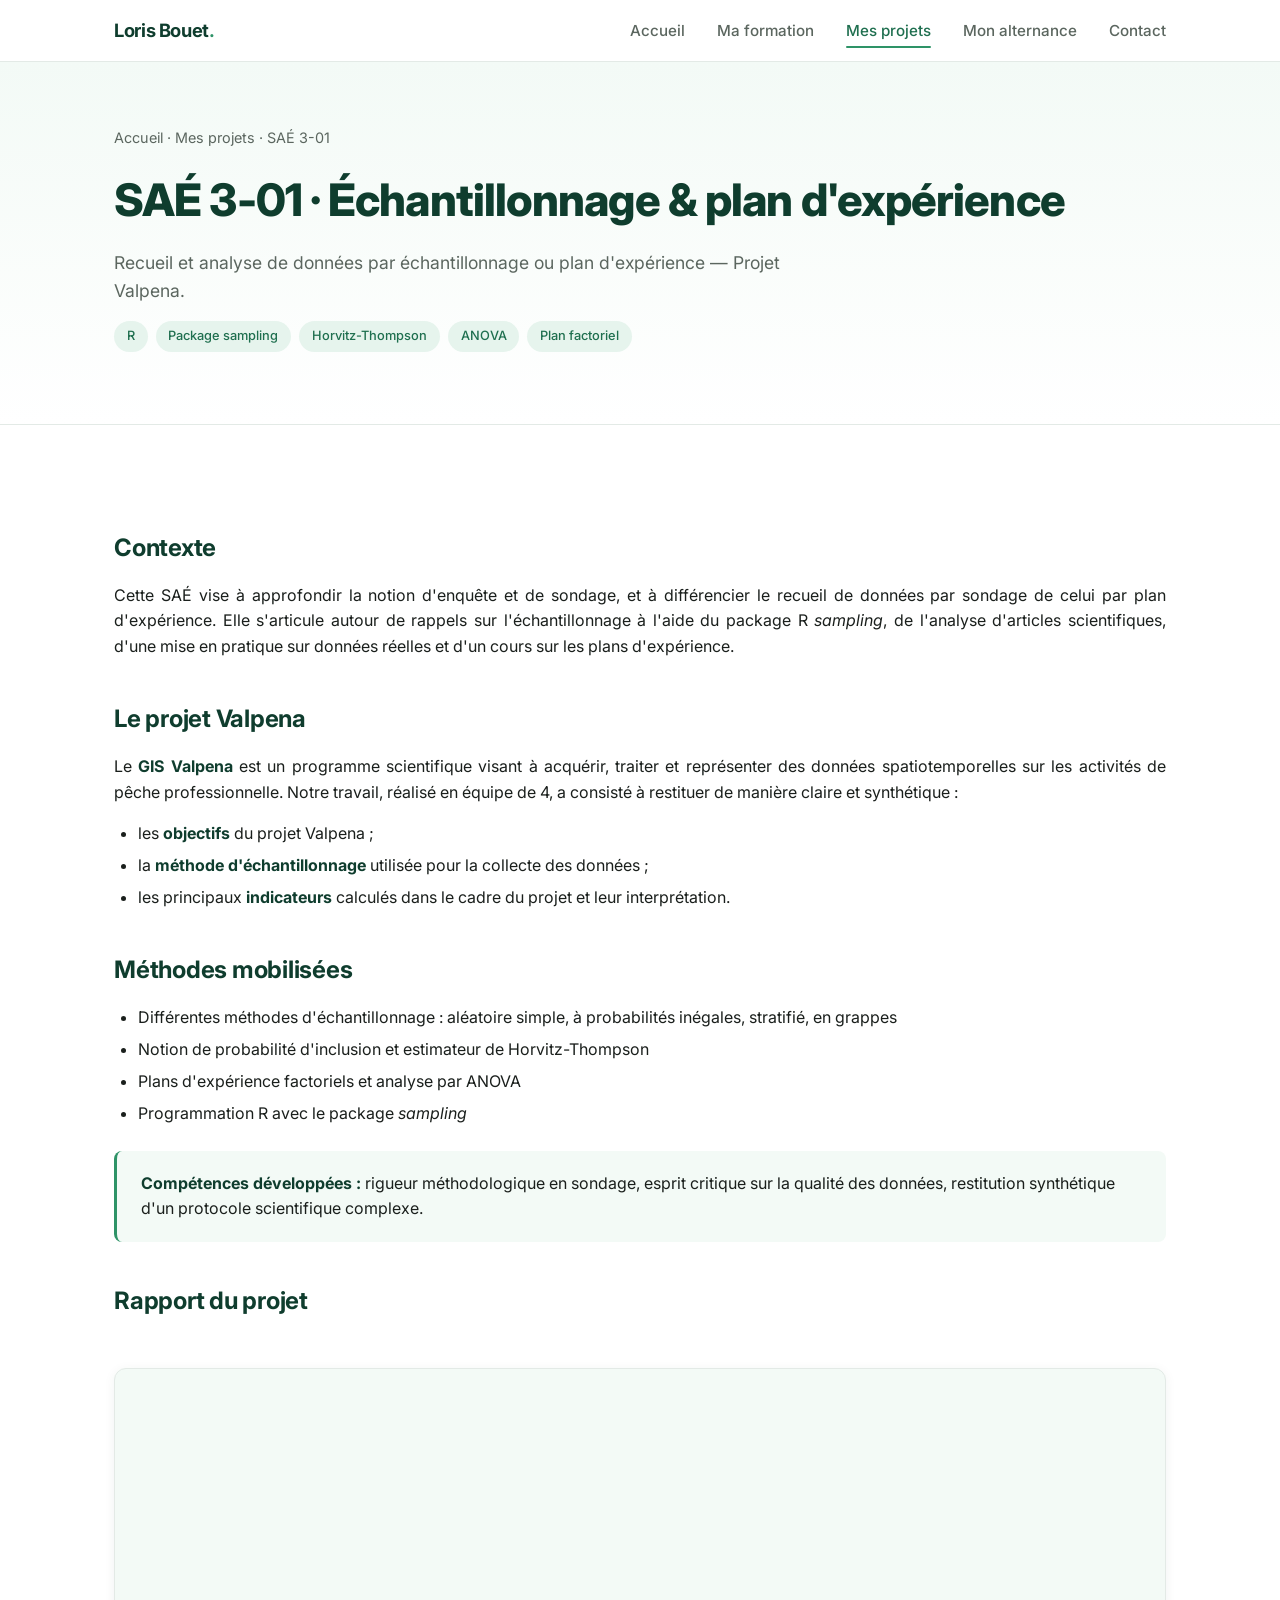
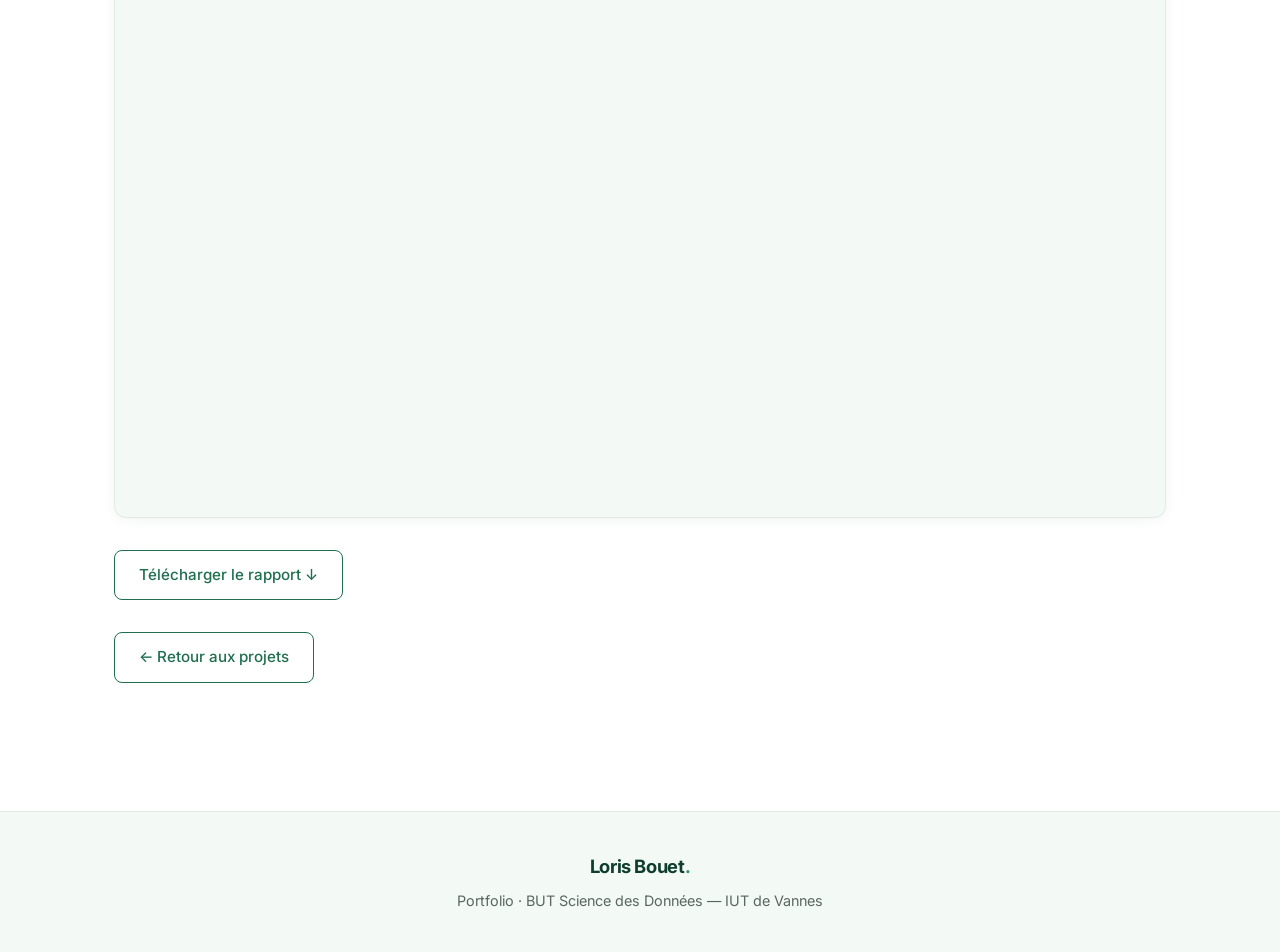
<file: projets/sae-3-01.html>
<!DOCTYPE html>
<html lang="fr">
<head>
  <meta charset="UTF-8">
  <meta name="viewport" content="width=device-width, initial-scale=1.0">
  <title>SAÉ 3-01 — Échantillonnage & projet Valpena</title>
  <link rel="preconnect" href="https://fonts.googleapis.com">
  <link rel="preconnect" href="https://fonts.gstatic.com" crossorigin>
  <link href="https://fonts.googleapis.com/css2?family=Inter:wght@400;500;600;700;800&display=swap" rel="stylesheet">
  <link rel="stylesheet" href="../css/style.css">
</head>
<body>

  <nav class="navbar">
    <div class="navbar-inner">
      <a href="../index.html" class="brand">Loris Bouet<span class="dot">.</span></a>
      <button class="nav-toggle" aria-label="Menu" onclick="document.getElementById('nav-links').classList.toggle('open')">☰</button>
      <ul class="nav-links" id="nav-links">
        <li><a href="../index.html">Accueil</a></li>
        <li><a href="../formation.html">Ma formation</a></li>
        <li><a href="../projets.html" class="active">Mes projets</a></li>
        <li><a href="../alternance.html">Mon alternance</a></li>
        <li><a href="../contact.html">Contact</a></li>
      </ul>
    </div>
  </nav>

  <header class="page-header">
    <div class="container">
      <div class="breadcrumb"><a href="../index.html">Accueil</a> · <a href="../projets.html">Mes projets</a> · SAÉ 3-01</div>
      <h1>SAÉ 3-01 · Échantillonnage & plan d'expérience</h1>
      <p>Recueil et analyse de données par échantillonnage ou plan d'expérience — Projet Valpena.</p>
      <div class="tags">
        <span class="tag">R</span>
        <span class="tag">Package sampling</span>
        <span class="tag">Horvitz-Thompson</span>
        <span class="tag">ANOVA</span>
        <span class="tag">Plan factoriel</span>
      </div>
    </div>
  </header>

  <main class="section">
    <div class="container content">

      <h2>Contexte</h2>
      <p>Cette SAÉ vise à approfondir la notion d'enquête et de sondage, et à différencier le recueil de données par sondage de celui par plan d'expérience. Elle s'articule autour de rappels sur l'échantillonnage à l'aide du package R <em>sampling</em>, de l'analyse d'articles scientifiques, d'une mise en pratique sur données réelles et d'un cours sur les plans d'expérience.</p>

      <h2>Le projet Valpena</h2>
      <p>Le <strong>GIS Valpena</strong> est un programme scientifique visant à acquérir, traiter et représenter des données spatiotemporelles sur les activités de pêche professionnelle. Notre travail, réalisé en équipe de 4, a consisté à restituer de manière claire et synthétique :</p>
      <ul>
        <li>les <strong>objectifs</strong> du projet Valpena ;</li>
        <li>la <strong>méthode d'échantillonnage</strong> utilisée pour la collecte des données ;</li>
        <li>les principaux <strong>indicateurs</strong> calculés dans le cadre du projet et leur interprétation.</li>
      </ul>

      <h2>Méthodes mobilisées</h2>
      <ul>
        <li>Différentes méthodes d'échantillonnage : aléatoire simple, à probabilités inégales, stratifié, en grappes</li>
        <li>Notion de probabilité d'inclusion et estimateur de Horvitz-Thompson</li>
        <li>Plans d'expérience factoriels et analyse par ANOVA</li>
        <li>Programmation R avec le package <em>sampling</em></li>
      </ul>

      <div class="info-box">
        <strong>Compétences développées :</strong> rigueur méthodologique en sondage, esprit critique sur la qualité des données, restitution synthétique d'un protocole scientifique complexe.
      </div>

      <h2>Rapport du projet</h2>
      <div class="pdf-wrap">
        <iframe class="pdf-embed" src="../assets/pdfs/sae-3-01-rapport.pdf" title="Rapport SAÉ 3-01 Valpena"></iframe>
        <div class="btn-row">
          <a href="../assets/pdfs/sae-3-01-rapport.pdf" download class="btn btn-outline">Télécharger le rapport ↓</a>
        </div>
      </div>

      <div class="btn-row">
        <a href="../projets.html" class="btn btn-outline">← Retour aux projets</a>
      </div>

    </div>
  </main>

  <footer class="footer">
    <div class="container">
      <span class="brand">Loris Bouet<span class="dot">.</span></span>
      Portfolio · BUT Science des Données — IUT de Vannes
    </div>
  </footer>

</body>
</html>
</file>
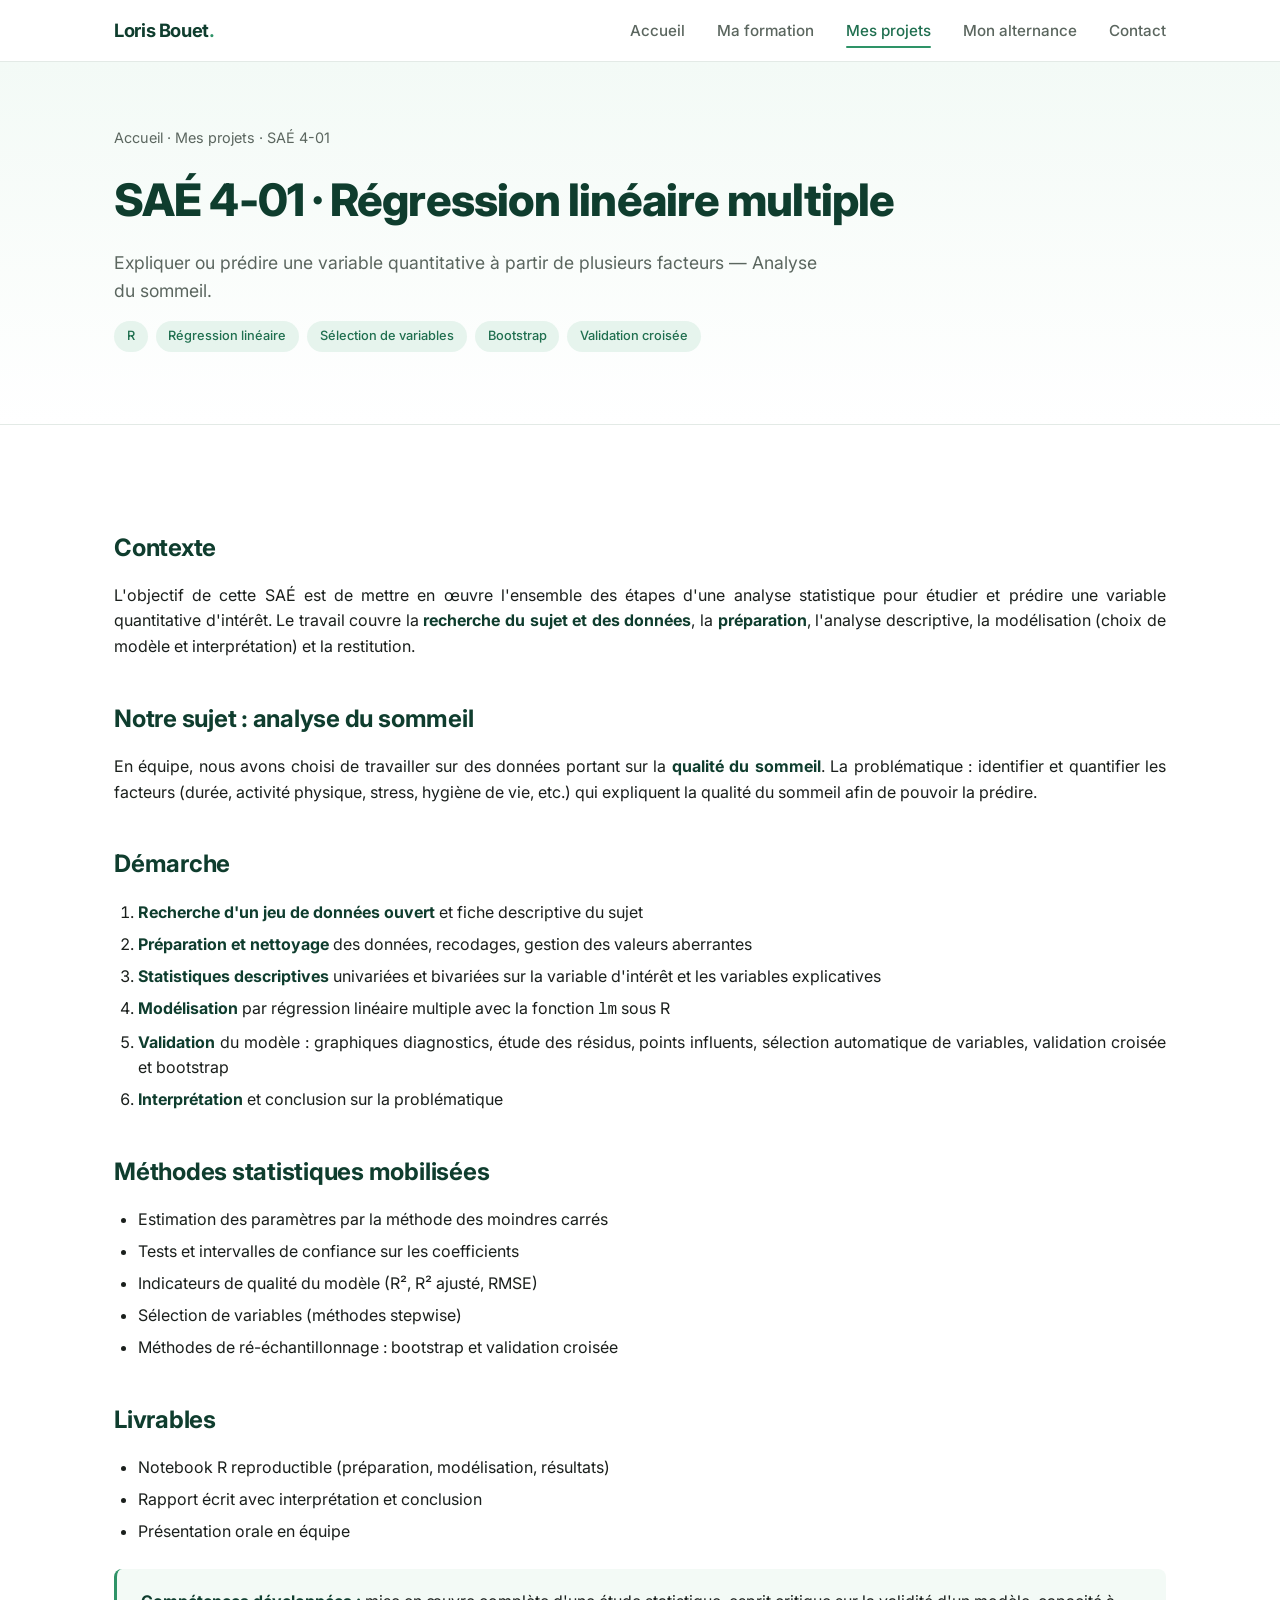
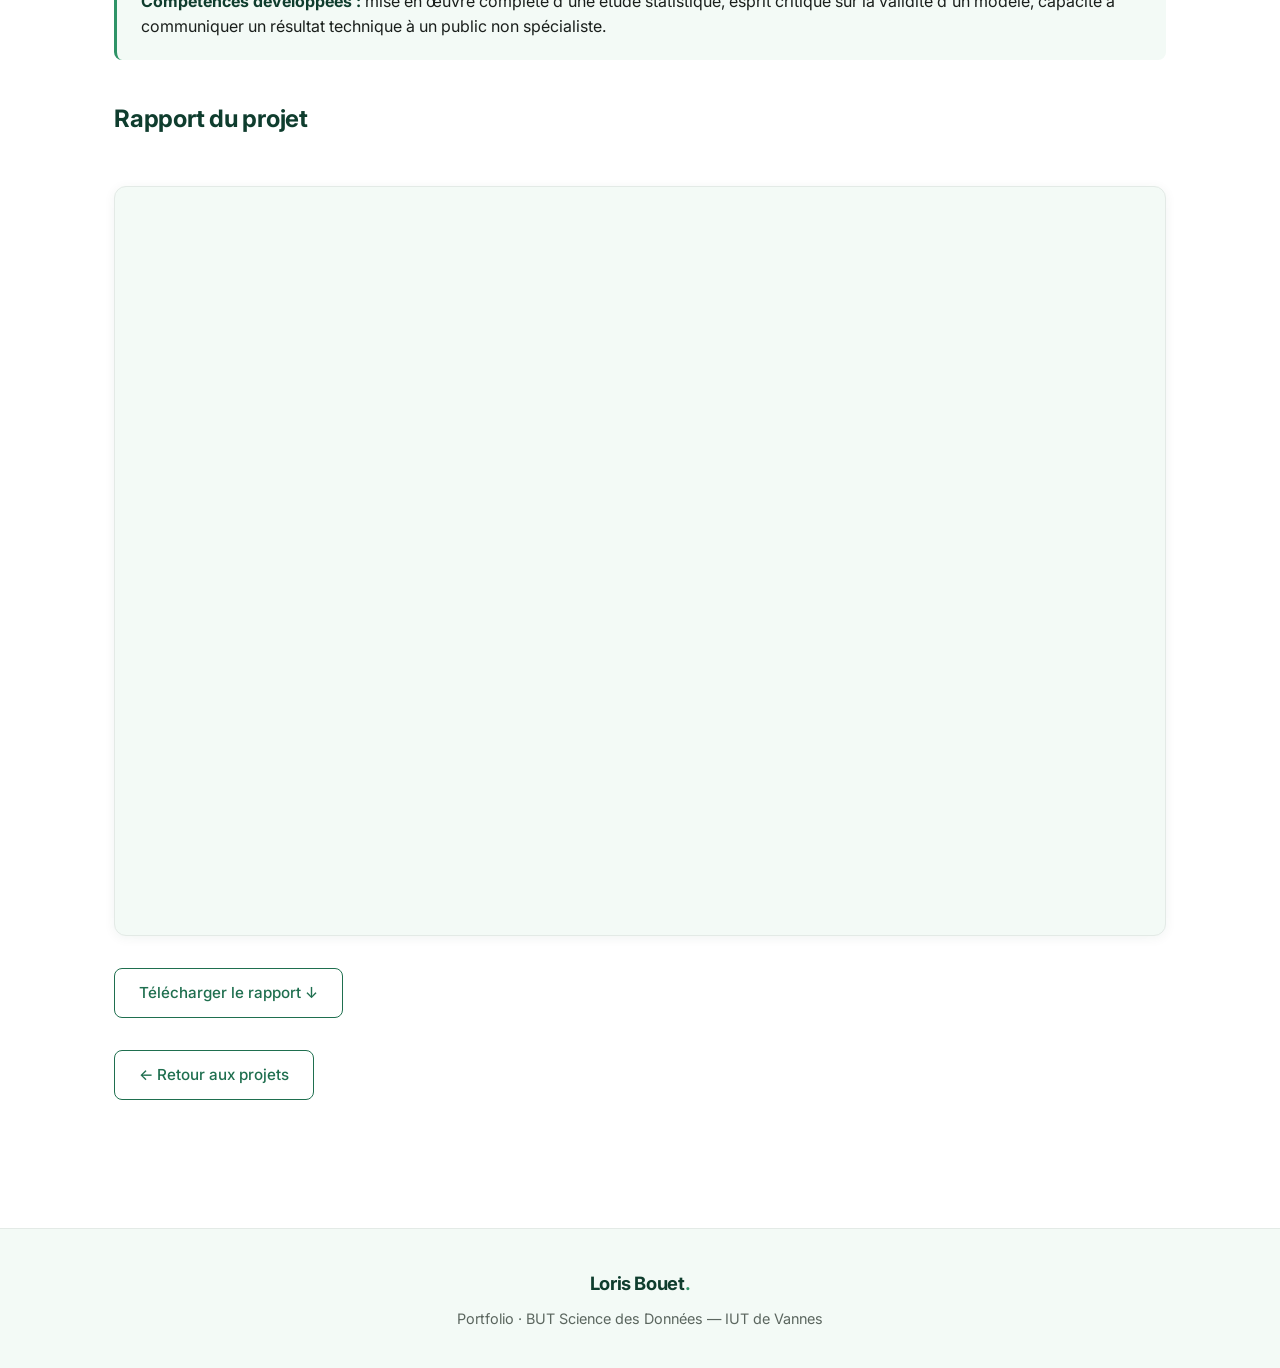
<file: projets/sae-4-01.html>
<!DOCTYPE html>
<html lang="fr">
<head>
  <meta charset="UTF-8">
  <meta name="viewport" content="width=device-width, initial-scale=1.0">
  <title>SAÉ 4-01 — Régression linéaire multiple</title>
  <link rel="preconnect" href="https://fonts.googleapis.com">
  <link rel="preconnect" href="https://fonts.gstatic.com" crossorigin>
  <link href="https://fonts.googleapis.com/css2?family=Inter:wght@400;500;600;700;800&display=swap" rel="stylesheet">
  <link rel="stylesheet" href="../css/style.css">
</head>
<body>

  <nav class="navbar">
    <div class="navbar-inner">
      <a href="../index.html" class="brand">Loris Bouet<span class="dot">.</span></a>
      <button class="nav-toggle" aria-label="Menu" onclick="document.getElementById('nav-links').classList.toggle('open')">☰</button>
      <ul class="nav-links" id="nav-links">
        <li><a href="../index.html">Accueil</a></li>
        <li><a href="../formation.html">Ma formation</a></li>
        <li><a href="../projets.html" class="active">Mes projets</a></li>
        <li><a href="../alternance.html">Mon alternance</a></li>
        <li><a href="../contact.html">Contact</a></li>
      </ul>
    </div>
  </nav>

  <header class="page-header">
    <div class="container">
      <div class="breadcrumb"><a href="../index.html">Accueil</a> · <a href="../projets.html">Mes projets</a> · SAÉ 4-01</div>
      <h1>SAÉ 4-01 · Régression linéaire multiple</h1>
      <p>Expliquer ou prédire une variable quantitative à partir de plusieurs facteurs — Analyse du sommeil.</p>
      <div class="tags">
        <span class="tag">R</span>
        <span class="tag">Régression linéaire</span>
        <span class="tag">Sélection de variables</span>
        <span class="tag">Bootstrap</span>
        <span class="tag">Validation croisée</span>
      </div>
    </div>
  </header>

  <main class="section">
    <div class="container content">

      <h2>Contexte</h2>
      <p>L'objectif de cette SAÉ est de mettre en œuvre l'ensemble des étapes d'une analyse statistique pour étudier et prédire une variable quantitative d'intérêt. Le travail couvre la <strong>recherche du sujet et des données</strong>, la <strong>préparation</strong>, l'analyse descriptive, la modélisation (choix de modèle et interprétation) et la restitution.</p>

      <h2>Notre sujet : analyse du sommeil</h2>
      <p>En équipe, nous avons choisi de travailler sur des données portant sur la <strong>qualité du sommeil</strong>. La problématique : identifier et quantifier les facteurs (durée, activité physique, stress, hygiène de vie, etc.) qui expliquent la qualité du sommeil afin de pouvoir la prédire.</p>

      <h2>Démarche</h2>
      <ol>
        <li><strong>Recherche d'un jeu de données ouvert</strong> et fiche descriptive du sujet</li>
        <li><strong>Préparation et nettoyage</strong> des données, recodages, gestion des valeurs aberrantes</li>
        <li><strong>Statistiques descriptives</strong> univariées et bivariées sur la variable d'intérêt et les variables explicatives</li>
        <li><strong>Modélisation</strong> par régression linéaire multiple avec la fonction <code>lm</code> sous R</li>
        <li><strong>Validation</strong> du modèle : graphiques diagnostics, étude des résidus, points influents, sélection automatique de variables, validation croisée et bootstrap</li>
        <li><strong>Interprétation</strong> et conclusion sur la problématique</li>
      </ol>

      <h2>Méthodes statistiques mobilisées</h2>
      <ul>
        <li>Estimation des paramètres par la méthode des moindres carrés</li>
        <li>Tests et intervalles de confiance sur les coefficients</li>
        <li>Indicateurs de qualité du modèle (R², R² ajusté, RMSE)</li>
        <li>Sélection de variables (méthodes stepwise)</li>
        <li>Méthodes de ré-échantillonnage : bootstrap et validation croisée</li>
      </ul>

      <h2>Livrables</h2>
      <ul>
        <li>Notebook R reproductible (préparation, modélisation, résultats)</li>
        <li>Rapport écrit avec interprétation et conclusion</li>
        <li>Présentation orale en équipe</li>
      </ul>

      <div class="info-box">
        <strong>Compétences développées :</strong> mise en œuvre complète d'une étude statistique, esprit critique sur la validité d'un modèle, capacité à communiquer un résultat technique à un public non spécialiste.
      </div>

      <h2>Rapport du projet</h2>
      <div class="pdf-wrap">
        <iframe class="pdf-embed" src="../assets/pdfs/sae-4-01-rapport.pdf" title="Rapport SAÉ 4-01 Analyse du sommeil"></iframe>
        <div class="btn-row">
          <a href="../assets/pdfs/sae-4-01-rapport.pdf" download class="btn btn-outline">Télécharger le rapport ↓</a>
        </div>
      </div>

      <div class="btn-row">
        <a href="../projets.html" class="btn btn-outline">← Retour aux projets</a>
      </div>

    </div>
  </main>

  <footer class="footer">
    <div class="container">
      <span class="brand">Loris Bouet<span class="dot">.</span></span>
      Portfolio · BUT Science des Données — IUT de Vannes
    </div>
  </footer>

</body>
</html>
</file>
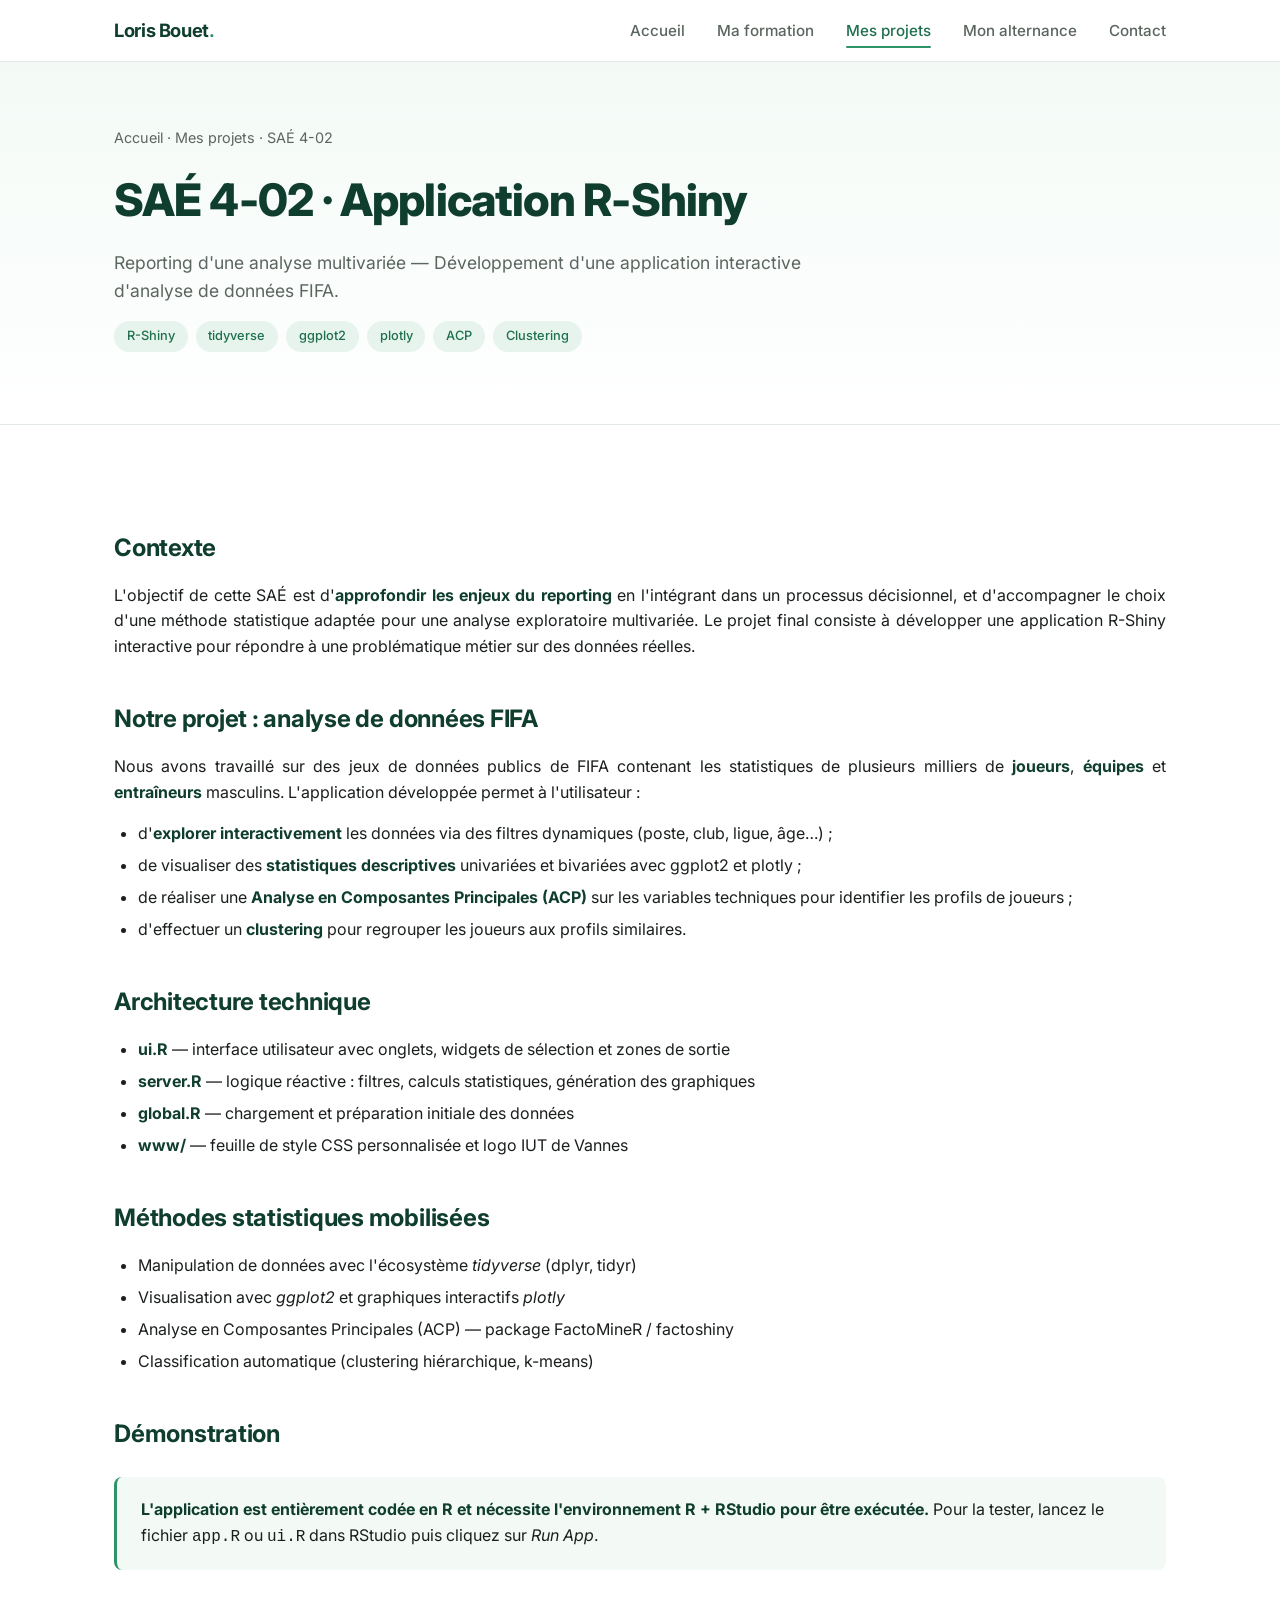
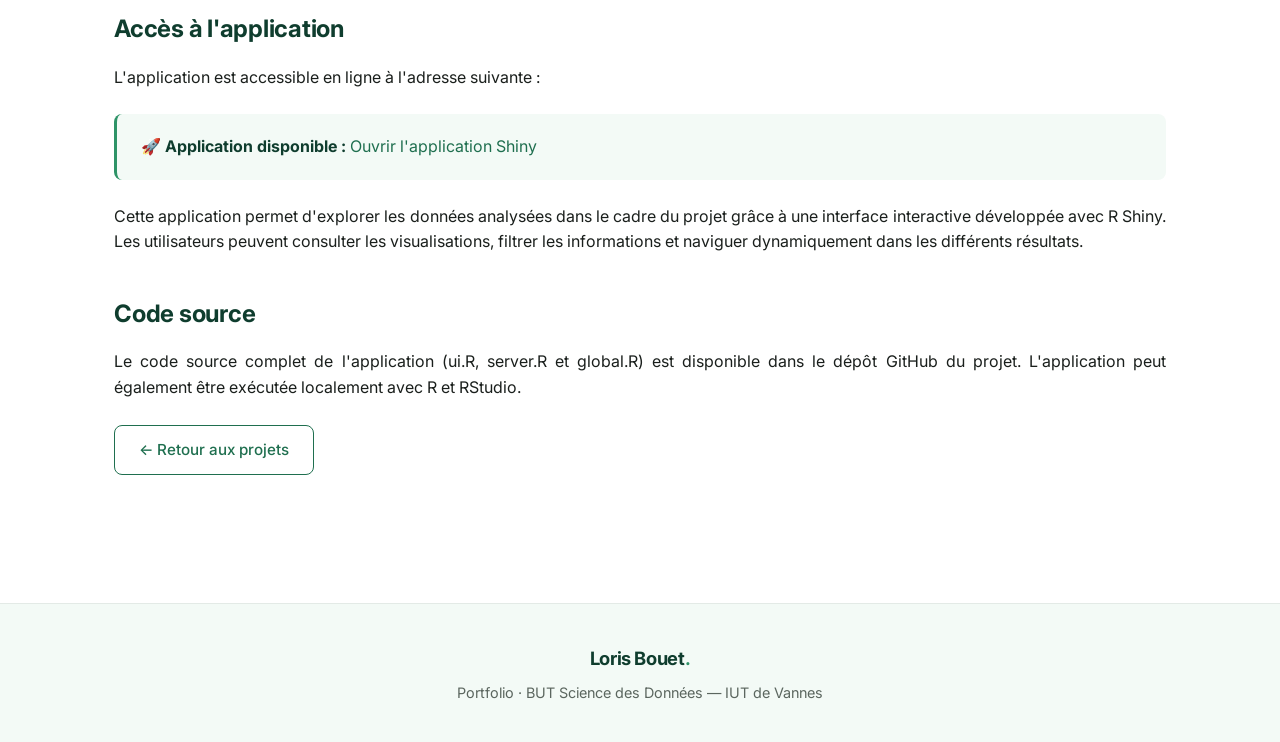
<file: projets/sae-4-02.html>
<!DOCTYPE html>
<html lang="fr">
<head>
  <meta charset="UTF-8">
  <meta name="viewport" content="width=device-width, initial-scale=1.0">
  <title>SAÉ 4-02 — Application R-Shiny</title>
  <link rel="preconnect" href="https://fonts.googleapis.com">
  <link rel="preconnect" href="https://fonts.gstatic.com" crossorigin>
  <link href="https://fonts.googleapis.com/css2?family=Inter:wght@400;500;600;700;800&display=swap" rel="stylesheet">
  <link rel="stylesheet" href="../css/style.css">
</head>
<body>

  <nav class="navbar">
    <div class="navbar-inner">
      <a href="../index.html" class="brand">Loris Bouet<span class="dot">.</span></a>
      <button class="nav-toggle" aria-label="Menu" onclick="document.getElementById('nav-links').classList.toggle('open')">☰</button>
      <ul class="nav-links" id="nav-links">
        <li><a href="../index.html">Accueil</a></li>
        <li><a href="../formation.html">Ma formation</a></li>
        <li><a href="../projets.html" class="active">Mes projets</a></li>
        <li><a href="../alternance.html">Mon alternance</a></li>
        <li><a href="../contact.html">Contact</a></li>
      </ul>
    </div>
  </nav>

  <header class="page-header">
    <div class="container">
      <div class="breadcrumb"><a href="../index.html">Accueil</a> · <a href="../projets.html">Mes projets</a> · SAÉ 4-02</div>
      <h1>SAÉ 4-02 · Application R-Shiny</h1>
      <p>Reporting d'une analyse multivariée — Développement d'une application interactive d'analyse de données FIFA.</p>
      <div class="tags">
        <span class="tag">R-Shiny</span>
        <span class="tag">tidyverse</span>
        <span class="tag">ggplot2</span>
        <span class="tag">plotly</span>
        <span class="tag">ACP</span>
        <span class="tag">Clustering</span>
      </div>
    </div>
  </header>

  <main class="section">
    <div class="container content">

      <h2>Contexte</h2>
      <p>L'objectif de cette SAÉ est d'<strong>approfondir les enjeux du reporting</strong> en l'intégrant dans un processus décisionnel, et d'accompagner le choix d'une méthode statistique adaptée pour une analyse exploratoire multivariée. Le projet final consiste à développer une application R-Shiny interactive pour répondre à une problématique métier sur des données réelles.</p>

      <h2>Notre projet : analyse de données FIFA</h2>
      <p>Nous avons travaillé sur des jeux de données publics de FIFA contenant les statistiques de plusieurs milliers de <strong>joueurs</strong>, <strong>équipes</strong> et <strong>entraîneurs</strong> masculins. L'application développée permet à l'utilisateur :</p>
      <ul>
        <li>d'<strong>explorer interactivement</strong> les données via des filtres dynamiques (poste, club, ligue, âge…) ;</li>
        <li>de visualiser des <strong>statistiques descriptives</strong> univariées et bivariées avec ggplot2 et plotly ;</li>
        <li>de réaliser une <strong>Analyse en Composantes Principales (ACP)</strong> sur les variables techniques pour identifier les profils de joueurs ;</li>
        <li>d'effectuer un <strong>clustering</strong> pour regrouper les joueurs aux profils similaires.</li>
      </ul>

      <h2>Architecture technique</h2>
      <ul>
        <li><strong>ui.R</strong> — interface utilisateur avec onglets, widgets de sélection et zones de sortie</li>
        <li><strong>server.R</strong> — logique réactive : filtres, calculs statistiques, génération des graphiques</li>
        <li><strong>global.R</strong> — chargement et préparation initiale des données</li>
        <li><strong>www/</strong> — feuille de style CSS personnalisée et logo IUT de Vannes</li>
      </ul>

      <h2>Méthodes statistiques mobilisées</h2>
      <ul>
        <li>Manipulation de données avec l'écosystème <em>tidyverse</em> (dplyr, tidyr)</li>
        <li>Visualisation avec <em>ggplot2</em> et graphiques interactifs <em>plotly</em></li>
        <li>Analyse en Composantes Principales (ACP) — package FactoMineR / factoshiny</li>
        <li>Classification automatique (clustering hiérarchique, k-means)</li>
      </ul>

      <h2>Démonstration</h2>
      <div class="info-box">
        <strong>L'application est entièrement codée en R et nécessite l'environnement R + RStudio pour être exécutée.</strong> Pour la tester, lancez le fichier <code>app.R</code> ou <code>ui.R</code> dans RStudio puis cliquez sur <em>Run App</em>.
      </div>

      <h2>Accès à l'application</h2>

      <p>
        L'application est accessible en ligne à l'adresse suivante :
      </p>

      <div class="info-box success">
        🚀 <strong>Application disponible :</strong>
        <a href="https://mapremiereapplicationshiny-lorisbouet.shinyapps.io/sae-4-02/" target="_blank">
          Ouvrir l'application Shiny
        </a>
      </div>

      <p>
        Cette application permet d'explorer les données analysées dans le cadre du projet grâce à une interface interactive développée avec R Shiny. Les utilisateurs peuvent consulter les visualisations, filtrer les informations et naviguer dynamiquement dans les différents résultats.
      </p>

      <h2>Code source</h2>

      <p>
        Le code source complet de l'application (ui.R, server.R et global.R) est disponible dans le dépôt GitHub du projet. L'application peut également être exécutée localement avec R et RStudio.
      </p>
      <div class="btn-row">
        <a href="../projets.html" class="btn btn-outline">← Retour aux projets</a>
      </div>

    </div>
  </main>

  <footer class="footer">
    <div class="container">
      <span class="brand">Loris Bouet<span class="dot">.</span></span>
      Portfolio · BUT Science des Données — IUT de Vannes
    </div>
  </footer>

</body>
</html>
</file>
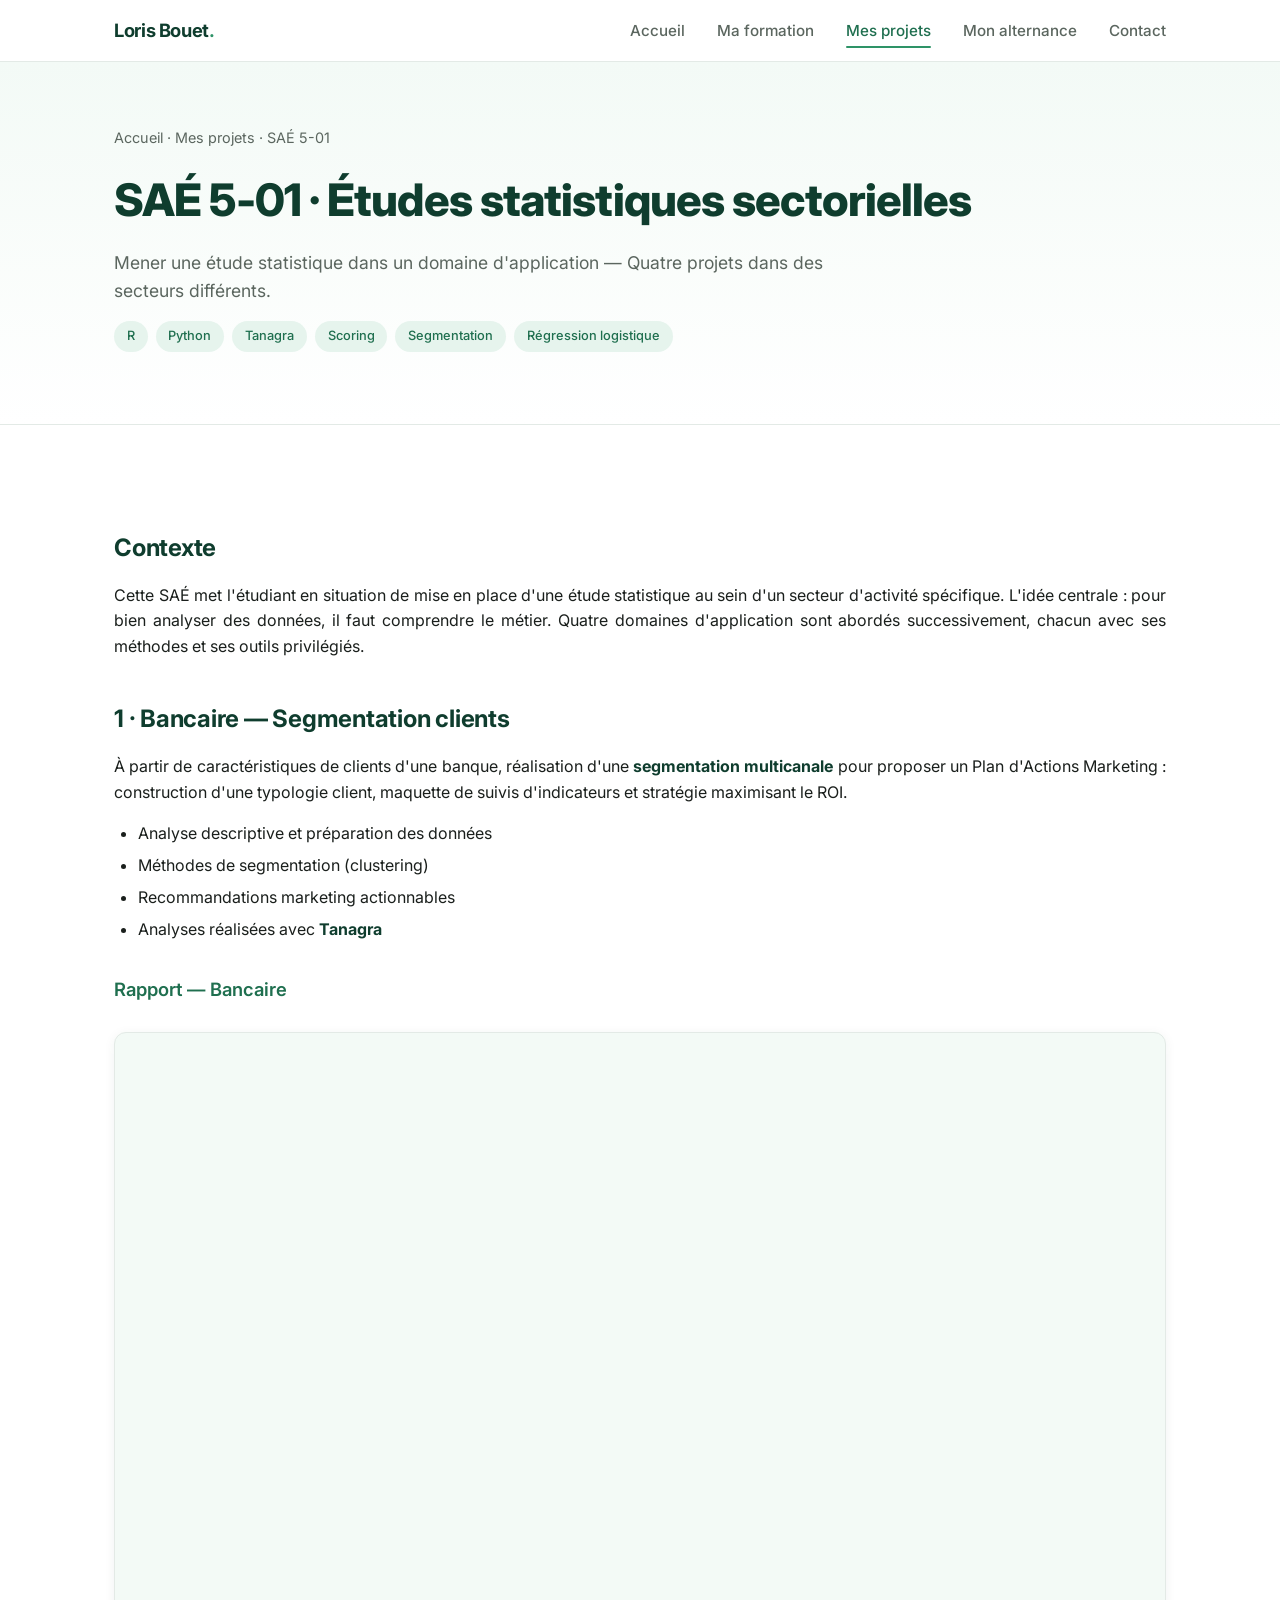
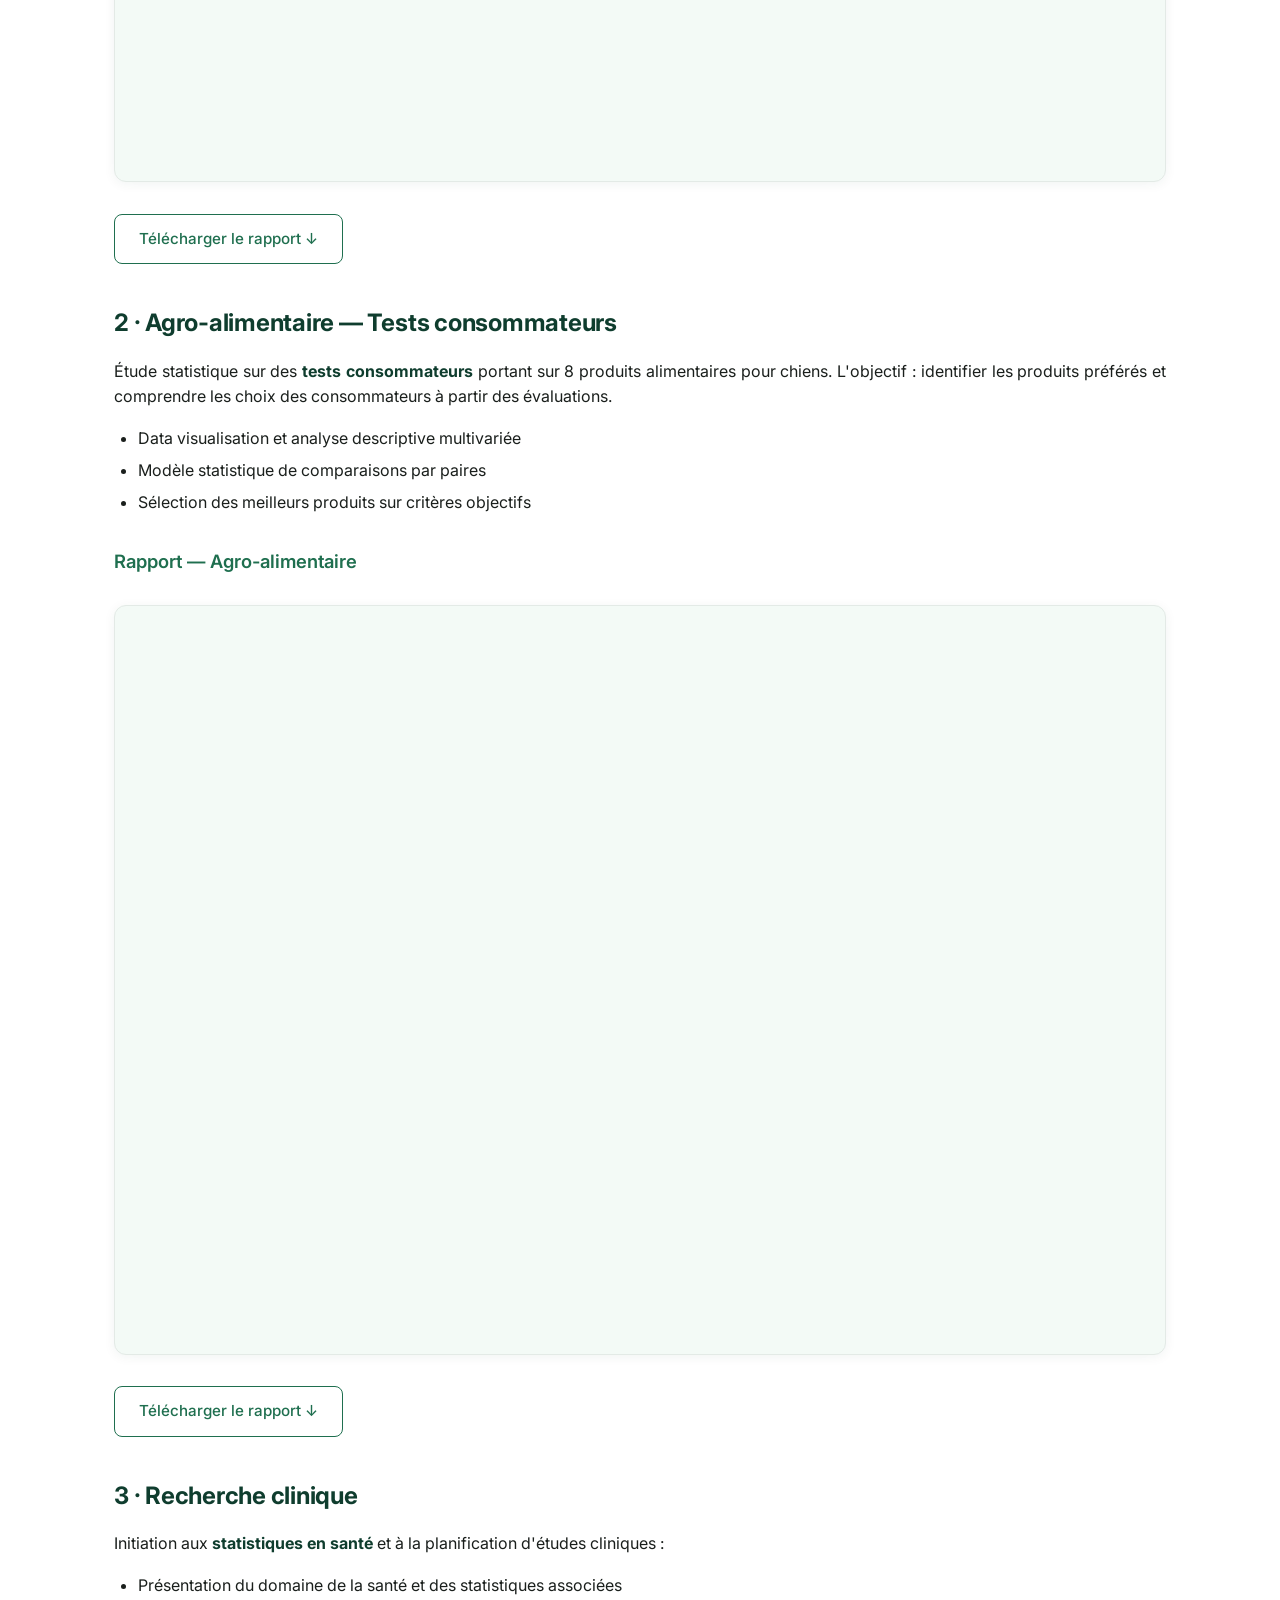
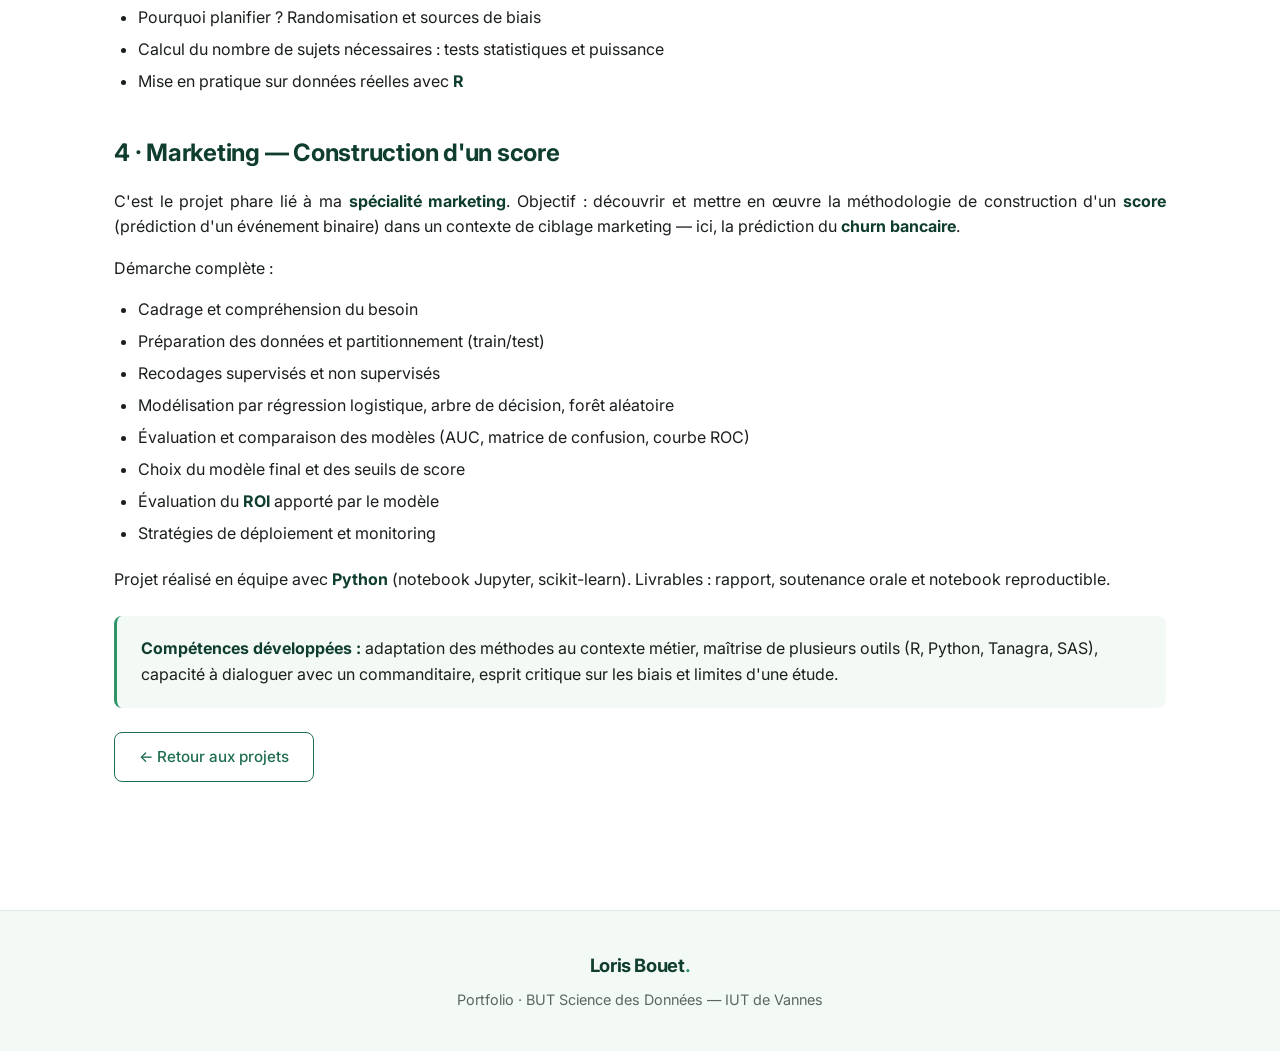
<file: projets/sae-5-01.html>
<!DOCTYPE html>
<html lang="fr">
<head>
  <meta charset="UTF-8">
  <meta name="viewport" content="width=device-width, initial-scale=1.0">
  <title>SAÉ 5-01 — Études statistiques sectorielles</title>
  <link rel="preconnect" href="https://fonts.googleapis.com">
  <link rel="preconnect" href="https://fonts.gstatic.com" crossorigin>
  <link href="https://fonts.googleapis.com/css2?family=Inter:wght@400;500;600;700;800&display=swap" rel="stylesheet">
  <link rel="stylesheet" href="../css/style.css">
</head>
<body>

  <nav class="navbar">
    <div class="navbar-inner">
      <a href="../index.html" class="brand">Loris Bouet<span class="dot">.</span></a>
      <button class="nav-toggle" aria-label="Menu" onclick="document.getElementById('nav-links').classList.toggle('open')">☰</button>
      <ul class="nav-links" id="nav-links">
        <li><a href="../index.html">Accueil</a></li>
        <li><a href="../formation.html">Ma formation</a></li>
        <li><a href="../projets.html" class="active">Mes projets</a></li>
        <li><a href="../alternance.html">Mon alternance</a></li>
        <li><a href="../contact.html">Contact</a></li>
      </ul>
    </div>
  </nav>

  <header class="page-header">
    <div class="container">
      <div class="breadcrumb"><a href="../index.html">Accueil</a> · <a href="../projets.html">Mes projets</a> · SAÉ 5-01</div>
      <h1>SAÉ 5-01 · Études statistiques sectorielles</h1>
      <p>Mener une étude statistique dans un domaine d'application — Quatre projets dans des secteurs différents.</p>
      <div class="tags">
        <span class="tag">R</span>
        <span class="tag">Python</span>
        <span class="tag">Tanagra</span>
        <span class="tag">Scoring</span>
        <span class="tag">Segmentation</span>
        <span class="tag">Régression logistique</span>
      </div>
    </div>
  </header>

  <main class="section">
    <div class="container content">

      <h2>Contexte</h2>
      <p>Cette SAÉ met l'étudiant en situation de mise en place d'une étude statistique au sein d'un secteur d'activité spécifique. L'idée centrale : pour bien analyser des données, il faut comprendre le métier. Quatre domaines d'application sont abordés successivement, chacun avec ses méthodes et ses outils privilégiés.</p>

      <h2>1 · Bancaire — Segmentation clients</h2>
      <p>À partir de caractéristiques de clients d'une banque, réalisation d'une <strong>segmentation multicanale</strong> pour proposer un Plan d'Actions Marketing : construction d'une typologie client, maquette de suivis d'indicateurs et stratégie maximisant le ROI.</p>
      <ul>
        <li>Analyse descriptive et préparation des données</li>
        <li>Méthodes de segmentation (clustering)</li>
        <li>Recommandations marketing actionnables</li>
        <li>Analyses réalisées avec <strong>Tanagra</strong></li>
      </ul>
      <div class="pdf-wrap">
        <h3>Rapport — Bancaire</h3>
        <iframe class="pdf-embed" src="../assets/pdfs/sae-5-01-bancaire.pdf" title="Rapport bancaire"></iframe>
        <div class="btn-row">
          <a href="../assets/pdfs/sae-5-01-bancaire.pdf" download class="btn btn-outline">Télécharger le rapport ↓</a>
        </div>
      </div>

      <h2>2 · Agro-alimentaire — Tests consommateurs</h2>
      <p>Étude statistique sur des <strong>tests consommateurs</strong> portant sur 8 produits alimentaires pour chiens. L'objectif : identifier les produits préférés et comprendre les choix des consommateurs à partir des évaluations.</p>
      <ul>
        <li>Data visualisation et analyse descriptive multivariée</li>
        <li>Modèle statistique de comparaisons par paires</li>
        <li>Sélection des meilleurs produits sur critères objectifs</li>
      </ul>
      <div class="pdf-wrap">
        <h3>Rapport — Agro-alimentaire</h3>
        <iframe class="pdf-embed" src="../assets/pdfs/sae-5-01-agro.pdf" title="Rapport agro-alimentaire"></iframe>
        <div class="btn-row">
          <a href="../assets/pdfs/sae-5-01-agro.pdf" download class="btn btn-outline">Télécharger le rapport ↓</a>
        </div>
      </div>

      <h2>3 · Recherche clinique</h2>
      <p>Initiation aux <strong>statistiques en santé</strong> et à la planification d'études cliniques :</p>
      <ul>
        <li>Présentation du domaine de la santé et des statistiques associées</li>
        <li>Pourquoi planifier ? Randomisation et sources de biais</li>
        <li>Calcul du nombre de sujets nécessaires : tests statistiques et puissance</li>
        <li>Mise en pratique sur données réelles avec <strong>R</strong></li>
      </ul>

      <h2>4 · Marketing — Construction d'un score</h2>
      <p>C'est le projet phare lié à ma <strong>spécialité marketing</strong>. Objectif : découvrir et mettre en œuvre la méthodologie de construction d'un <strong>score</strong> (prédiction d'un événement binaire) dans un contexte de ciblage marketing — ici, la prédiction du <strong>churn bancaire</strong>.</p>
      <p>Démarche complète :</p>
      <ul>
        <li>Cadrage et compréhension du besoin</li>
        <li>Préparation des données et partitionnement (train/test)</li>
        <li>Recodages supervisés et non supervisés</li>
        <li>Modélisation par régression logistique, arbre de décision, forêt aléatoire</li>
        <li>Évaluation et comparaison des modèles (AUC, matrice de confusion, courbe ROC)</li>
        <li>Choix du modèle final et des seuils de score</li>
        <li>Évaluation du <strong>ROI</strong> apporté par le modèle</li>
        <li>Stratégies de déploiement et monitoring</li>
      </ul>
      <p>Projet réalisé en équipe avec <strong>Python</strong> (notebook Jupyter, scikit-learn). Livrables : rapport, soutenance orale et notebook reproductible.</p>

      <div class="info-box">
        <strong>Compétences développées :</strong> adaptation des méthodes au contexte métier, maîtrise de plusieurs outils (R, Python, Tanagra, SAS), capacité à dialoguer avec un commanditaire, esprit critique sur les biais et limites d'une étude.
      </div>

      <div class="btn-row">
        <a href="../projets.html" class="btn btn-outline">← Retour aux projets</a>
      </div>

    </div>
  </main>

  <footer class="footer">
    <div class="container">
      <span class="brand">Loris Bouet<span class="dot">.</span></span>
      Portfolio · BUT Science des Données — IUT de Vannes
    </div>
  </footer>

</body>
</html>
</file>
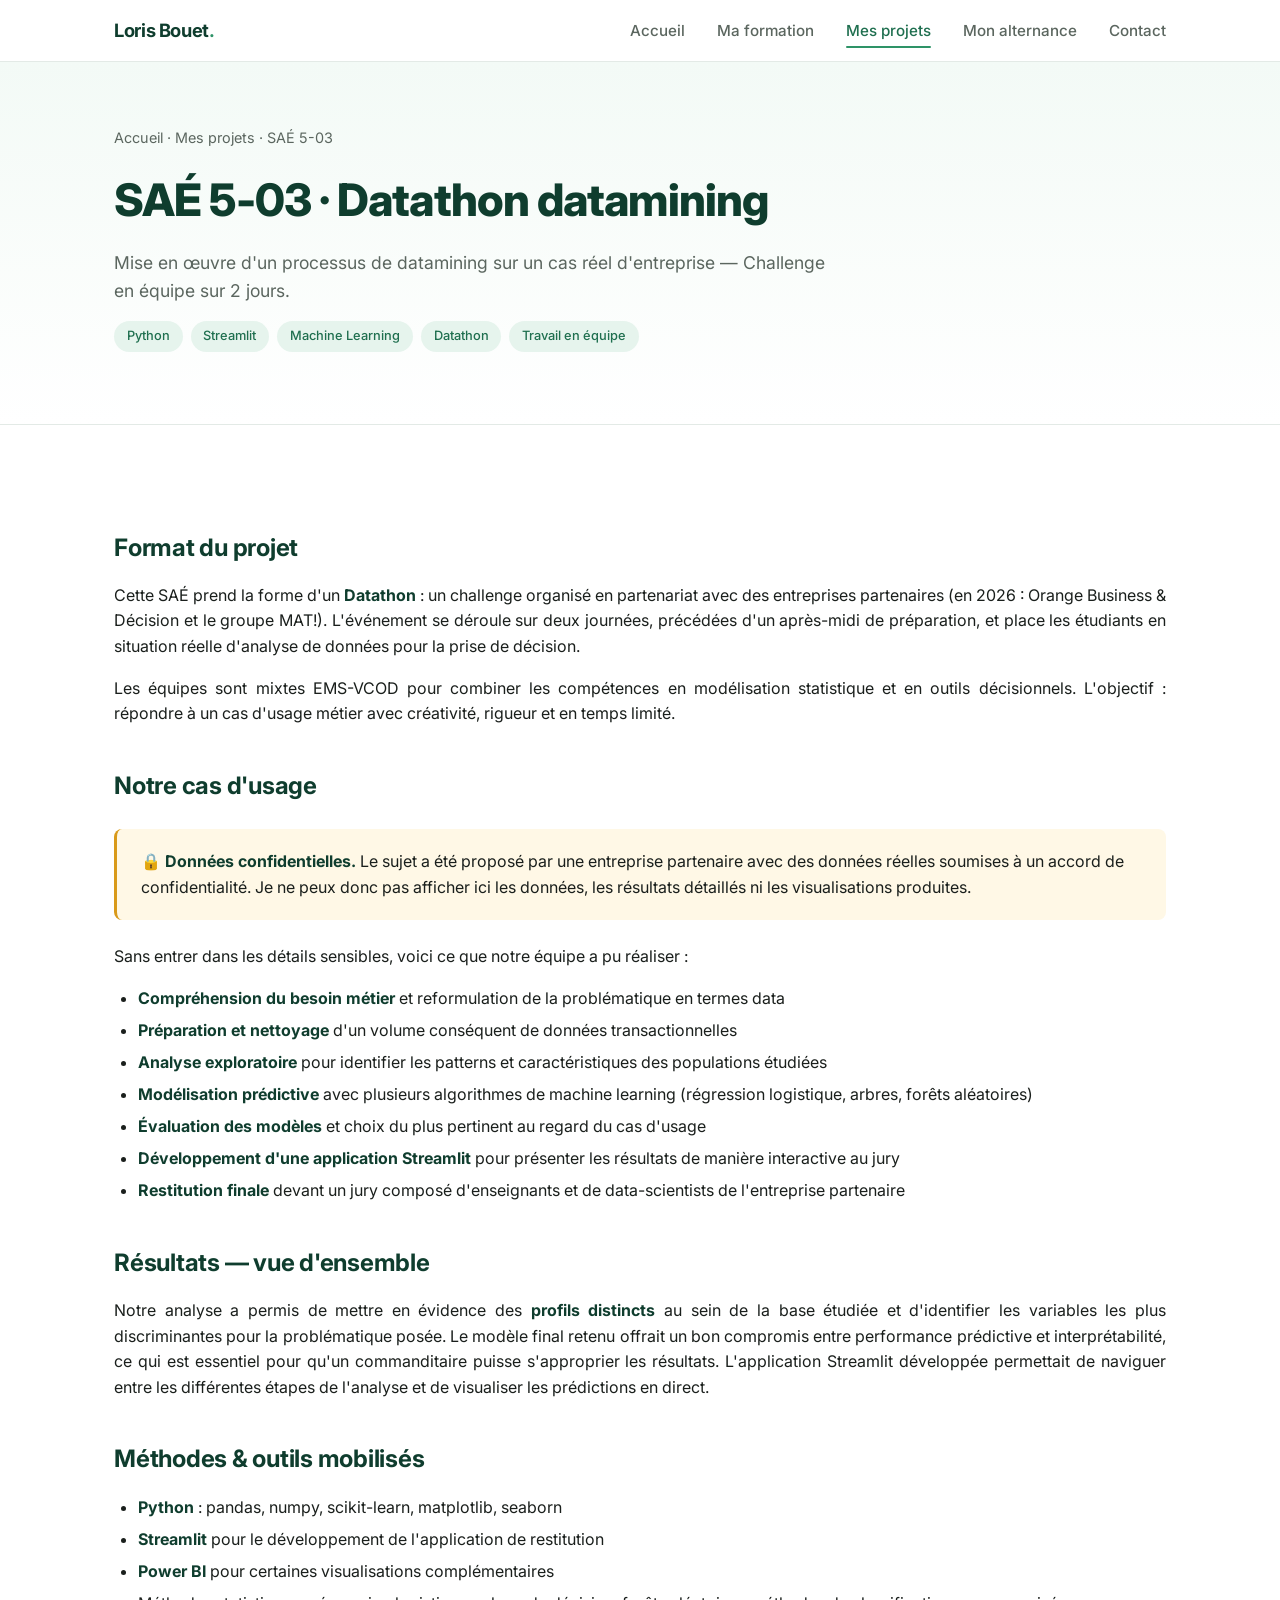
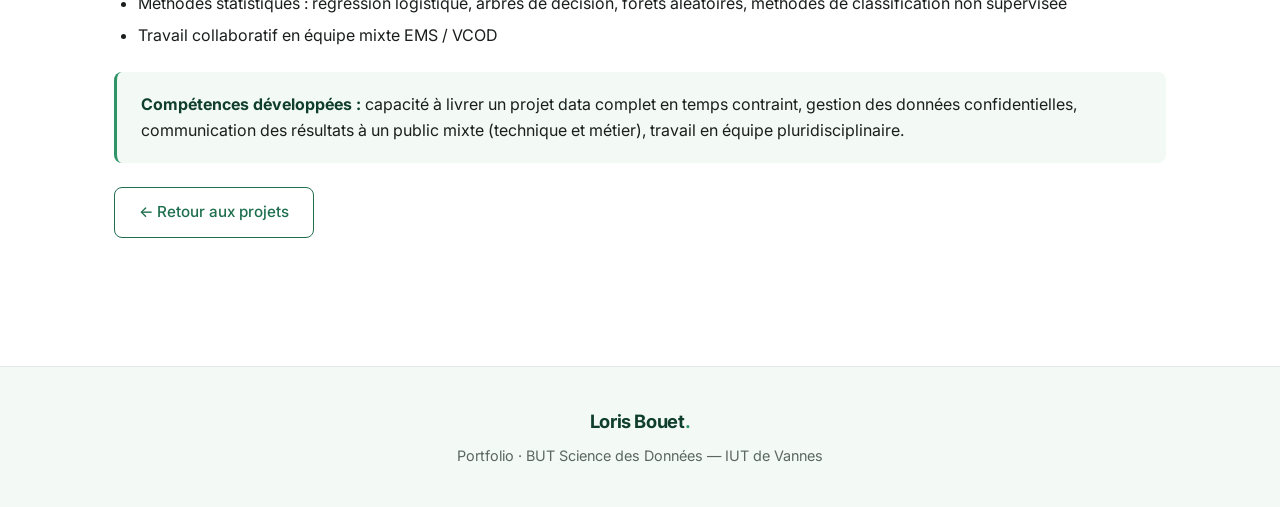
<file: projets/sae-5-03.html>
<!DOCTYPE html>
<html lang="fr">
<head>
  <meta charset="UTF-8">
  <meta name="viewport" content="width=device-width, initial-scale=1.0">
  <title>SAÉ 5-03 — Datathon datamining</title>
  <link rel="preconnect" href="https://fonts.googleapis.com">
  <link rel="preconnect" href="https://fonts.gstatic.com" crossorigin>
  <link href="https://fonts.googleapis.com/css2?family=Inter:wght@400;500;600;700;800&display=swap" rel="stylesheet">
  <link rel="stylesheet" href="../css/style.css">
</head>
<body>

  <nav class="navbar">
    <div class="navbar-inner">
      <a href="../index.html" class="brand">Loris Bouet<span class="dot">.</span></a>
      <button class="nav-toggle" aria-label="Menu" onclick="document.getElementById('nav-links').classList.toggle('open')">☰</button>
      <ul class="nav-links" id="nav-links">
        <li><a href="../index.html">Accueil</a></li>
        <li><a href="../formation.html">Ma formation</a></li>
        <li><a href="../projets.html" class="active">Mes projets</a></li>
        <li><a href="../alternance.html">Mon alternance</a></li>
        <li><a href="../contact.html">Contact</a></li>
      </ul>
    </div>
  </nav>

  <header class="page-header">
    <div class="container">
      <div class="breadcrumb"><a href="../index.html">Accueil</a> · <a href="../projets.html">Mes projets</a> · SAÉ 5-03</div>
      <h1>SAÉ 5-03 · Datathon datamining</h1>
      <p>Mise en œuvre d'un processus de datamining sur un cas réel d'entreprise — Challenge en équipe sur 2 jours.</p>
      <div class="tags">
        <span class="tag">Python</span>
        <span class="tag">Streamlit</span>
        <span class="tag">Machine Learning</span>
        <span class="tag">Datathon</span>
        <span class="tag">Travail en équipe</span>
      </div>
    </div>
  </header>

  <main class="section">
    <div class="container content">

      <h2>Format du projet</h2>
      <p>Cette SAÉ prend la forme d'un <strong>Datathon</strong> : un challenge organisé en partenariat avec des entreprises partenaires (en 2026 : Orange Business & Décision et le groupe MAT!). L'événement se déroule sur deux journées, précédées d'un après-midi de préparation, et place les étudiants en situation réelle d'analyse de données pour la prise de décision.</p>
      <p>Les équipes sont mixtes EMS-VCOD pour combiner les compétences en modélisation statistique et en outils décisionnels. L'objectif : répondre à un cas d'usage métier avec créativité, rigueur et en temps limité.</p>

      <h2>Notre cas d'usage</h2>
      <div class="info-box warn">
        🔒 <strong>Données confidentielles.</strong> Le sujet a été proposé par une entreprise partenaire avec des données réelles soumises à un accord de confidentialité. Je ne peux donc pas afficher ici les données, les résultats détaillés ni les visualisations produites.
      </div>

      <p>Sans entrer dans les détails sensibles, voici ce que notre équipe a pu réaliser :</p>
      <ul>
        <li><strong>Compréhension du besoin métier</strong> et reformulation de la problématique en termes data</li>
        <li><strong>Préparation et nettoyage</strong> d'un volume conséquent de données transactionnelles</li>
        <li><strong>Analyse exploratoire</strong> pour identifier les patterns et caractéristiques des populations étudiées</li>
        <li><strong>Modélisation prédictive</strong> avec plusieurs algorithmes de machine learning (régression logistique, arbres, forêts aléatoires)</li>
        <li><strong>Évaluation des modèles</strong> et choix du plus pertinent au regard du cas d'usage</li>
        <li><strong>Développement d'une application Streamlit</strong> pour présenter les résultats de manière interactive au jury</li>
        <li><strong>Restitution finale</strong> devant un jury composé d'enseignants et de data-scientists de l'entreprise partenaire</li>
      </ul>

      <h2>Résultats — vue d'ensemble</h2>
      <p>Notre analyse a permis de mettre en évidence des <strong>profils distincts</strong> au sein de la base étudiée et d'identifier les variables les plus discriminantes pour la problématique posée. Le modèle final retenu offrait un bon compromis entre performance prédictive et interprétabilité, ce qui est essentiel pour qu'un commanditaire puisse s'approprier les résultats. L'application Streamlit développée permettait de naviguer entre les différentes étapes de l'analyse et de visualiser les prédictions en direct.</p>

      <h2>Méthodes & outils mobilisés</h2>
      <ul>
        <li><strong>Python</strong> : pandas, numpy, scikit-learn, matplotlib, seaborn</li>
        <li><strong>Streamlit</strong> pour le développement de l'application de restitution</li>
        <li><strong>Power BI</strong> pour certaines visualisations complémentaires</li>
        <li>Méthodes statistiques : régression logistique, arbres de décision, forêts aléatoires, méthodes de classification non supervisée</li>
        <li>Travail collaboratif en équipe mixte EMS / VCOD</li>
      </ul>

      <div class="info-box">
        <strong>Compétences développées :</strong> capacité à livrer un projet data complet en temps contraint, gestion des données confidentielles, communication des résultats à un public mixte (technique et métier), travail en équipe pluridisciplinaire.
      </div>

      <div class="btn-row">
        <a href="../projets.html" class="btn btn-outline">← Retour aux projets</a>
      </div>

    </div>
  </main>

  <footer class="footer">
    <div class="container">
      <span class="brand">Loris Bouet<span class="dot">.</span></span>
      Portfolio · BUT Science des Données — IUT de Vannes
    </div>
  </footer>

</body>
</html>
</file>
<file: css/style.css>
/* =====================================================
   Portfolio Loris Bouet — Thème minimaliste vert
   ===================================================== */

:root {
  --green-900: #0f3d2e;
  --green-700: #1f6f4f;
  --green-500: #2e9367;
  --green-400: #4cb185;
  --green-100: #e6f4ed;
  --green-50: #f3faf6;
  --bg: #ffffff;
  --text: #1a1f1c;
  --text-soft: #5b665f;
  --border: #e3eae6;
  --shadow: 0 2px 12px rgba(15, 61, 46, 0.06);
  --shadow-lg: 0 8px 30px rgba(15, 61, 46, 0.10);
  --radius: 12px;
  --radius-sm: 8px;
  --max-width: 1100px;
  --font: 'Inter', -apple-system, BlinkMacSystemFont, 'Segoe UI', Roboto, 'Helvetica Neue', Arial, sans-serif;
}

* {
  box-sizing: border-box;
  margin: 0;
  padding: 0;
}

html {
  scroll-behavior: smooth;
}

body {
  font-family: var(--font);
  color: var(--text);
  background: var(--bg);
  line-height: 1.6;
  -webkit-font-smoothing: antialiased;
  font-size: 16px;
}

a {
  color: var(--green-700);
  text-decoration: none;
  transition: color 0.2s ease;
}

a:hover {
  color: var(--green-500);
}

img {
  max-width: 100%;
  display: block;
}

/* =====================================================
   Navigation
   ===================================================== */
.navbar {
  position: sticky;
  top: 0;
  z-index: 100;
  background: rgba(255, 255, 255, 0.85);
  backdrop-filter: blur(10px);
  -webkit-backdrop-filter: blur(10px);
  border-bottom: 1px solid var(--border);
}

.navbar-inner {
  max-width: var(--max-width);
  margin: 0 auto;
  padding: 1rem 1.5rem;
  display: flex;
  align-items: center;
  justify-content: space-between;
}

.brand {
  font-weight: 700;
  font-size: 1.15rem;
  color: var(--green-900);
  letter-spacing: -0.02em;
}

.brand .dot {
  color: var(--green-500);
}

.nav-links {
  list-style: none;
  display: flex;
  gap: 2rem;
}

.nav-links a {
  color: var(--text-soft);
  font-weight: 500;
  font-size: 0.95rem;
  position: relative;
  padding: 0.25rem 0;
}

.nav-links a:hover,
.nav-links a.active {
  color: var(--green-700);
}

.nav-links a.active::after {
  content: "";
  position: absolute;
  left: 0;
  right: 0;
  bottom: -4px;
  height: 2px;
  background: var(--green-500);
  border-radius: 2px;
}

.nav-toggle {
  display: none;
  background: none;
  border: none;
  cursor: pointer;
  font-size: 1.5rem;
  color: var(--green-900);
}

@media (max-width: 760px) {
  .nav-toggle {
    display: block;
  }
  .nav-links {
    display: none;
    position: absolute;
    top: 100%;
    left: 0;
    right: 0;
    background: white;
    flex-direction: column;
    padding: 1rem 1.5rem;
    gap: 1rem;
    border-bottom: 1px solid var(--border);
  }
  .nav-links.open {
    display: flex;
  }
}

/* =====================================================
   Layout
   ===================================================== */
.container {
  max-width: var(--max-width);
  margin: 0 auto;
  padding: 0 1.5rem;
}

.section {
  padding: 4rem 0;
}

.section-title {
  font-size: 2rem;
  font-weight: 700;
  color: var(--green-900);
  margin-bottom: 0.5rem;
  letter-spacing: -0.02em;
}

.section-subtitle {
  color: var(--text-soft);
  font-size: 1.05rem;
  margin-bottom: 2.5rem;
}

/* =====================================================
   Hero (page d'accueil)
   ===================================================== */
.hero {
  padding: 6rem 0 4rem;
  background: linear-gradient(180deg, var(--green-50) 0%, #ffffff 100%);
}

.hero-inner {
  max-width: var(--max-width);
  margin: 0 auto;
  padding: 0 1.5rem;
  text-align: center;
}

.hero-eyebrow {
  display: inline-block;
  padding: 0.4rem 1rem;
  border-radius: 999px;
  background: var(--green-100);
  color: var(--green-700);
  font-size: 0.85rem;
  font-weight: 500;
  margin-bottom: 1.5rem;
}

.hero h1 {
  font-size: clamp(2.2rem, 5vw, 3.6rem);
  font-weight: 800;
  letter-spacing: -0.03em;
  color: var(--green-900);
  line-height: 1.1;
  margin-bottom: 1rem;
}

.hero h1 .accent {
  color: var(--green-500);
}

.hero p {
  max-width: 640px;
  margin: 0 auto 2.5rem;
  font-size: 1.1rem;
  color: var(--text-soft);
}

/* =====================================================
   Cards grid (accueil + projets)
   ===================================================== */
.card-grid {
  display: grid;
  grid-template-columns: repeat(auto-fill, minmax(260px, 1fr));
  gap: 1.5rem;
}

.card {
  display: block;
  padding: 1.75rem;
  background: white;
  border: 1px solid var(--border);
  border-radius: var(--radius);
  transition: all 0.25s ease;
  color: inherit;
  text-decoration: none;
  position: relative;
  overflow: hidden;
}

.card::before {
  content: "";
  position: absolute;
  top: 0;
  left: 0;
  width: 100%;
  height: 3px;
  background: var(--green-500);
  transform: scaleX(0);
  transform-origin: left;
  transition: transform 0.3s ease;
}

.card:hover {
  border-color: var(--green-400);
  box-shadow: var(--shadow-lg);
  transform: translateY(-4px);
}

.card:hover::before {
  transform: scaleX(1);
}

.card-icon {
  width: 44px;
  height: 44px;
  border-radius: 10px;
  background: var(--green-100);
  color: var(--green-700);
  display: flex;
  align-items: center;
  justify-content: center;
  font-size: 1.4rem;
  font-weight: 700;
  margin-bottom: 1rem;
}

.card h3 {
  font-size: 1.15rem;
  font-weight: 600;
  color: var(--green-900);
  margin-bottom: 0.5rem;
}

.card p {
  color: var(--text-soft);
  font-size: 0.95rem;
}

.card .arrow {
  display: inline-block;
  margin-top: 1rem;
  color: var(--green-700);
  font-weight: 500;
  font-size: 0.9rem;
}

/* =====================================================
   Buttons
   ===================================================== */
.btn {
  display: inline-flex;
  align-items: center;
  gap: 0.5rem;
  padding: 0.75rem 1.5rem;
  background: var(--green-700);
  color: white;
  border-radius: var(--radius-sm);
  font-weight: 500;
  font-size: 0.95rem;
  transition: all 0.2s ease;
  border: 1px solid var(--green-700);
  cursor: pointer;
}

.btn:hover {
  background: var(--green-500);
  border-color: var(--green-500);
  color: white;
  transform: translateY(-1px);
}

.btn-outline {
  background: transparent;
  color: var(--green-700);
}

.btn-outline:hover {
  background: var(--green-100);
  color: var(--green-700);
}

.btn-row {
  display: flex;
  gap: 1rem;
  flex-wrap: wrap;
  margin-top: 1.5rem;
}

/* =====================================================
   Page header
   ===================================================== */
.page-header {
  padding: 4rem 0 3rem;
  background: linear-gradient(180deg, var(--green-50) 0%, #ffffff 100%);
  border-bottom: 1px solid var(--border);
}

.page-header h1 {
  font-size: clamp(2rem, 4vw, 2.8rem);
  font-weight: 800;
  color: var(--green-900);
  letter-spacing: -0.02em;
  margin-bottom: 0.75rem;
}

.page-header p {
  color: var(--text-soft);
  font-size: 1.1rem;
  max-width: 720px;
}

.breadcrumb {
  font-size: 0.9rem;
  color: var(--text-soft);
  margin-bottom: 1rem;
}

.breadcrumb a {
  color: var(--text-soft);
}

.breadcrumb a:hover {
  color: var(--green-700);
}

/* =====================================================
   Content blocks
   ===================================================== */
.content h2 {
  font-size: 1.5rem;
  font-weight: 700;
  color: var(--green-900);
  margin-top: 2.5rem;
  margin-bottom: 1rem;
  letter-spacing: -0.01em;
}

.content p,
.content li {
    text-align: justify;
}

.content h3 {
  font-size: 1.15rem;
  font-weight: 600;
  color: var(--green-700);
  margin-top: 1.75rem;
  margin-bottom: 0.5rem;
}

.content p {
  margin-bottom: 1rem;
  color: var(--text);
}

.content ul,
.content ol {
  margin: 0 0 1.25rem 1.5rem;
  color: var(--text);
}

.content li {
  margin-bottom: 0.4rem;
}

.content strong {
  color: var(--green-900);
}

/* Tag pills */
.tags {
  display: flex;
  flex-wrap: wrap;
  gap: 0.5rem;
  margin: 1rem 0 1.5rem;
}

.tag {
  display: inline-block;
  padding: 0.3rem 0.8rem;
  background: var(--green-100);
  color: var(--green-700);
  border-radius: 999px;
  font-size: 0.8rem;
  font-weight: 500;
}

/* Info boxes */
.info-box {
  padding: 1.25rem 1.5rem;
  background: var(--green-50);
  border-left: 3px solid var(--green-500);
  border-radius: var(--radius-sm);
  margin: 1.5rem 0;
}

.info-box.warn {
  background: #fff8e6;
  border-left-color: #d99a1a;
}

/* =====================================================
   PDF embed
   ===================================================== */
.pdf-embed {
  width: 100%;
  height: 750px;
  border: 1px solid var(--border);
  border-radius: var(--radius);
  background: var(--green-50);
  margin-top: 1rem;
  box-shadow: var(--shadow);
}

.pdf-wrap {
  margin: 2rem 0;
}

.pdf-wrap h3 {
  margin-bottom: 0.75rem;
}

/* =====================================================
   Formation
   ===================================================== */
.info-grid {
  display: grid;
  grid-template-columns: repeat(auto-fit, minmax(220px, 1fr));
  gap: 1.25rem;
  margin: 2rem 0;
}

.info-cell {
  padding: 1.25rem;
  background: var(--green-50);
  border-radius: var(--radius-sm);
  border: 1px solid var(--border);
}

.info-cell .label {
  font-size: 0.8rem;
  text-transform: uppercase;
  letter-spacing: 0.05em;
  color: var(--text-soft);
  font-weight: 600;
  margin-bottom: 0.4rem;
}

.info-cell .value {
  font-size: 1.05rem;
  font-weight: 600;
  color: var(--green-900);
}

.semester {
  margin: 1.5rem 0;
  padding: 1.25rem 1.5rem;
  background: white;
  border: 1px solid var(--border);
  border-radius: var(--radius-sm);
}

.semester h4 {
  color: var(--green-700);
  margin-bottom: 0.5rem;
  font-size: 1rem;
}

/* =====================================================
   Contact
   ===================================================== */
.contact-grid {
  display: grid;
  grid-template-columns: 1fr 1fr;
  gap: 2rem;
  margin-top: 2rem;
}

@media (max-width: 760px) {
  .contact-grid {
    grid-template-columns: 1fr;
  }
}

.contact-card {
  padding: 2rem;
  background: white;
  border: 1px solid var(--border);
  border-radius: var(--radius);
  box-shadow: var(--shadow);
  text-align: center;
}

.contact-card h3 {
  color: var(--green-900);
  margin-bottom: 1rem;
  font-size: 1.2rem;
}

.contact-card img {
  max-width: 200px;
  margin: 1rem auto;
}

/* =====================================================
   Footer
   ===================================================== */
.footer {
  margin-top: 4rem;
  padding: 2.5rem 0;
  border-top: 1px solid var(--border);
  text-align: center;
  color: var(--text-soft);
  font-size: 0.9rem;
  background: var(--green-50);
}

.footer .brand {
  display: block;
  margin-bottom: 0.5rem;
}
</file>
